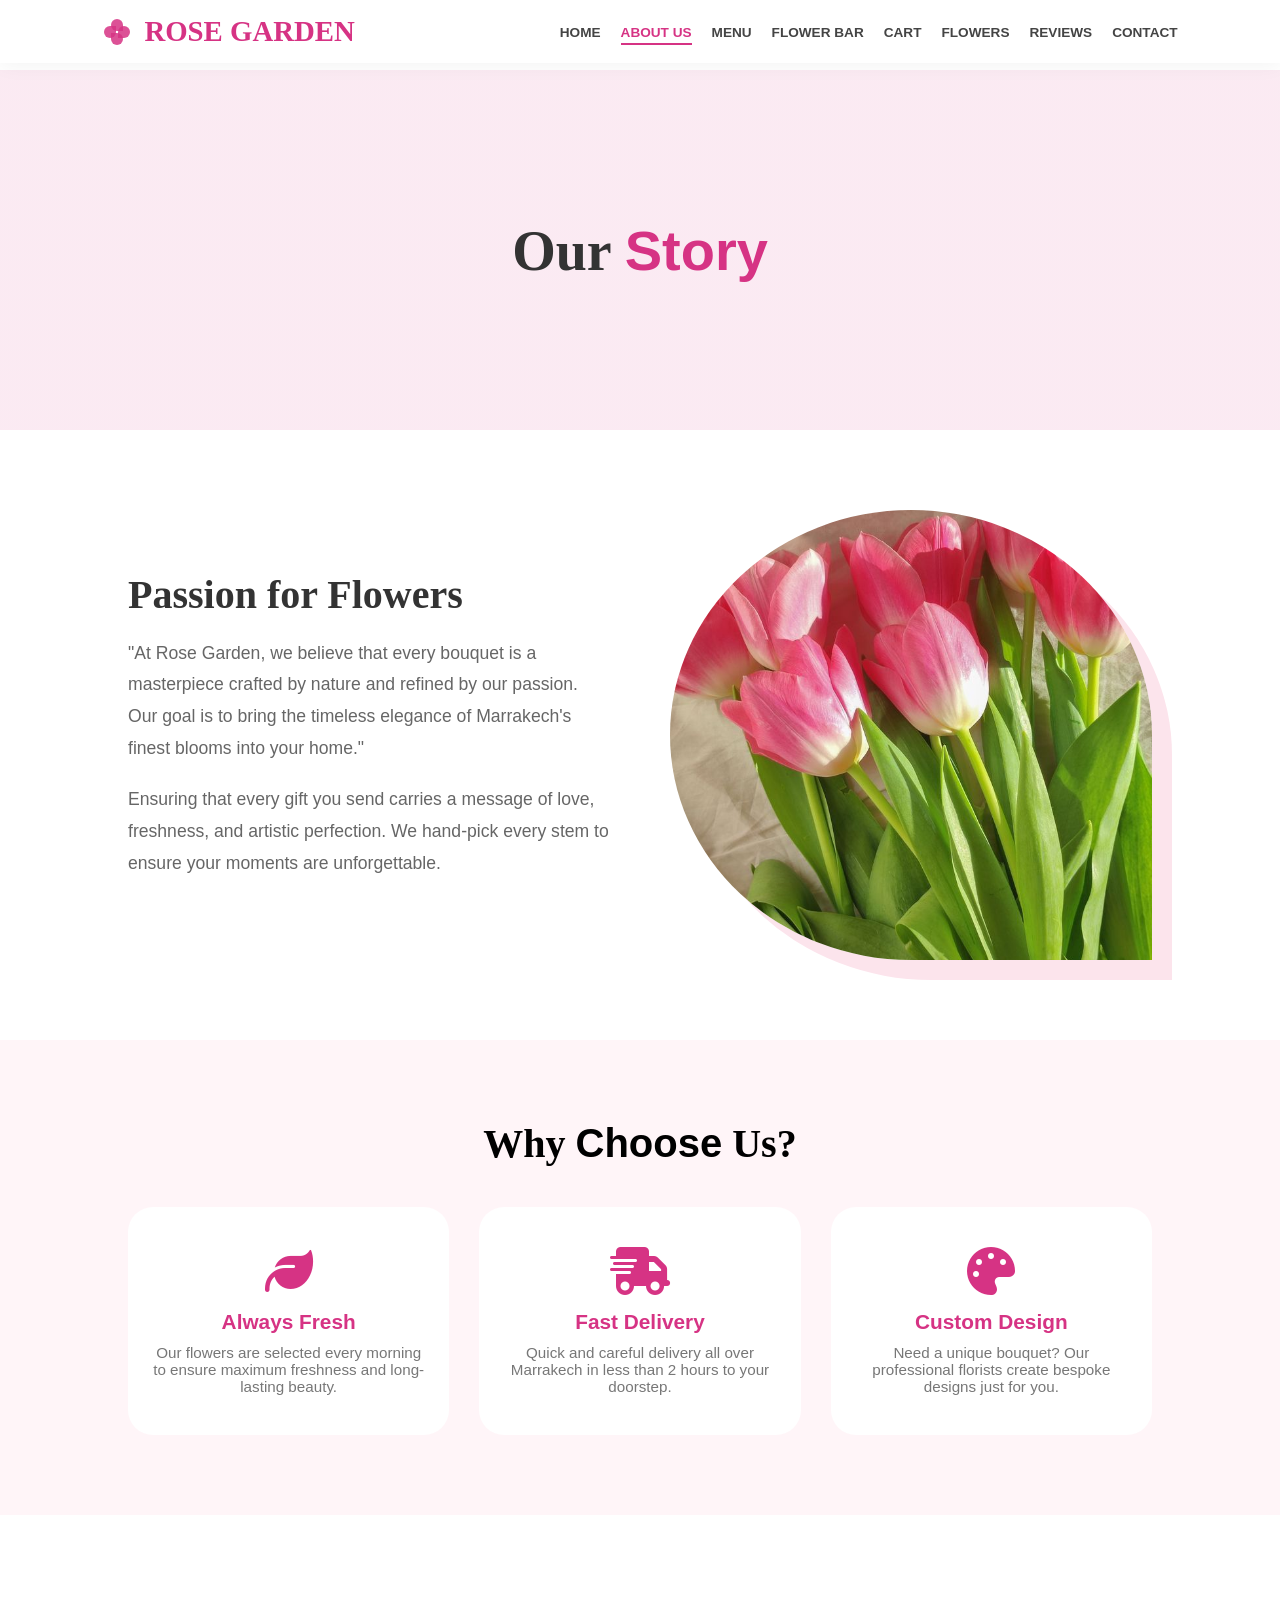
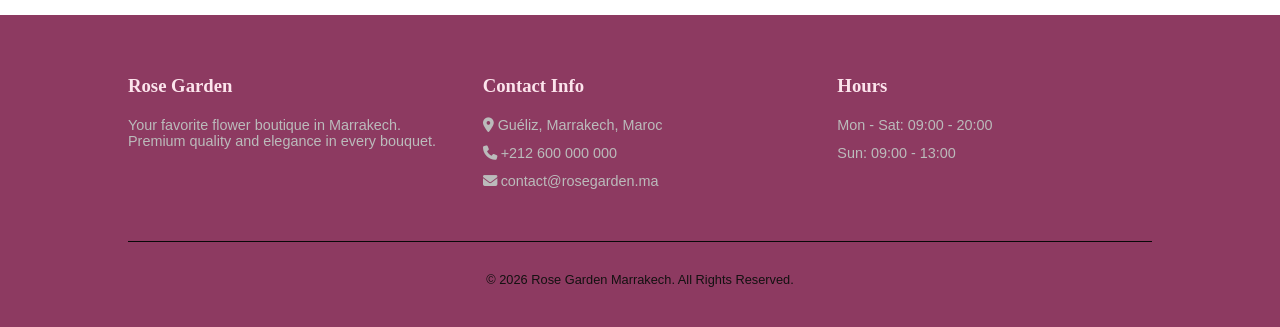
<file: pages/about.html>
<!DOCTYPE html>
<html lang="en">
<head>
    <meta charset="UTF-8">
    <meta name="viewport" content="width=device-width, initial-scale=1.0">
    <title>Rose Garden - About Us</title>
    <!-- Favicon: inline SVG rose emoji -->
    <link rel="icon" href="data:image/svg+xml,<svg xmlns='http://www.w3.org/2000/svg' viewBox='0 0 100 100'><text y='.9em' font-size='90'>🌹</text></svg>">
    <!-- Shared site-wide styles (navbar, footer, CSS variables) -->
    <link rel="stylesheet" href="../css/rose-style.css">
    <!-- Page-specific styles for the About page -->
    <link rel="stylesheet" href="../css/about.css">
</head>
<body>

    <!--  Navigation Bar  -->
    <nav class="navbar">
        <!-- Logo: CSS flower + brand name, links back to home -->
        <a href="../index.html" class="logo">
            <div class="flower-logo">
                <div class="petal"></div>
                <div class="petal"></div>
                <div class="petal"></div>
                <div class="petal"></div>
            </div>
            ROSE GARDEN
        </a>

        <!-- Main nav links; "About us" marked active on this page -->
        <ul class="nav-links" id="navLinks">
            <li><a href="../index.html">Home</a></li>
            <li><a href="about.html" class="active">About us</a></li>
            <li><a href="menu.html">Menu</a></li>
            <li><a href="flower_bar.html">Flower Bar</a></li>
            <li><a href="panier.html">Cart</a></li>
            <li><a href="flowers.html">Flowers</a></li>
            <li><a href="reviews.html">Reviews</a></li>
            <li><a href="contact.html">Contact</a></li>
        </ul>

        <!-- Hamburger button: three spans = three lines, toggled by JS -->
        <div class="burger" id="burger">
            <span></span><span></span><span></span>
        </div>
    </nav>

    <!--  Hero Banner  -->
    <!-- Full-width image banner with the page title -->
    <header class="about-hero">
        <h1>Our <span>Story</span></h1>
    </header>

    <!--  Main Content  -->
    <main>

        <!-- Brand story: text on the left, image on the right -->
        <section class="about-content">
            <div class="about-text">
                <h2>Passion for Flowers</h2>
                <p>"At Rose Garden, we believe that every bouquet is a masterpiece crafted by nature and refined by our passion. Our goal is to bring the timeless elegance of Marrakech's finest blooms into your home."</p>
                <p>Ensuring that every gift you send carries a message of love, freshness, and artistic perfection. We hand-pick every stem to ensure your moments are unforgettable.</p>
            </div>

            <!-- Decorative image with a unique clipped border-radius shape -->
            <div class="about-image">
                <div class="image-box">
                    <img src="../images/6.jpeg" alt="Flowers">
                </div>
            </div>
        </section>

        <!-- Value proposition: three cards explaining why customers choose us -->
        <section class="values">
            <h2>Why <span>Choose</span> Us?</h2>
            <div class="values-grid">

                <!-- Card 1: Freshness -->
                <div class="value-card">
                    <i class="fa-solid fa-leaf"></i>
                    <h3>Always Fresh</h3>
                    <p>Our flowers are selected every morning to ensure maximum freshness and long-lasting beauty.</p>
                </div>

                <!-- Card 2: Delivery speed -->
                <div class="value-card">
                    <i class="fa-solid fa-truck-fast"></i>
                    <h3>Fast Delivery</h3>
                    <p>Quick and careful delivery all over Marrakech in less than 2 hours to your doorstep.</p>
                </div>

                <!-- Card 3: Custom orders -->
                <div class="value-card">
                    <i class="fa-solid fa-palette"></i>
                    <h3>Custom Design</h3>
                    <p>Need a unique bouquet? Our professional florists create bespoke designs just for you.</p>
                </div>

            </div>
        </section>
    </main>

    <!--  Footer -->
    <footer>
        <div class="footer-container">
            <!-- Brand blurb -->
            <div class="footer-section">
                <h3>Rose Garden</h3>
                <p>Your favorite flower boutique in Marrakech. Premium quality and elegance in every bouquet.</p>
            </div>
            <!-- Contact details -->
            <div class="footer-section">
                <h3>Contact Info</h3>
                <p><i class="fa-solid fa-location-dot"></i> Guéliz, Marrakech, Maroc</p>
                <p><i class="fa-solid fa-phone"></i> +212 600 000 000</p>
                <p><i class="fa-solid fa-envelope"></i> contact@rosegarden.ma</p>
            </div>
            <!-- Opening hours -->
            <div class="footer-section">
                <h3>Hours</h3>
                <p>Mon - Sat: 09:00 - 20:00</p>
                <p>Sun: 09:00 - 13:00</p>
            </div>
        </div>
        <div class="footer-bottom">
            <p>&copy; 2026 Rose Garden Marrakech. All Rights Reserved.</p>
        </div>
    </footer>

    <script>
        // --- Mobile nav toggle ---
        const burger = document.getElementById('burger');
        const navLinks = document.getElementById('navLinks');

        // Show/hide the slide-in menu and animate the burger icon to an X
        burger.addEventListener('click', () => {
            navLinks.classList.toggle('active');
            burger.classList.toggle('active');
        });

        // Close the menu automatically when a nav link is clicked
        document.querySelectorAll('.nav-links a').forEach(link => {
            link.addEventListener('click', () => {
                navLinks.classList.remove('active');
                burger.classList.remove('active');
            });
        });
    </script>
</body>
</html>
</file>
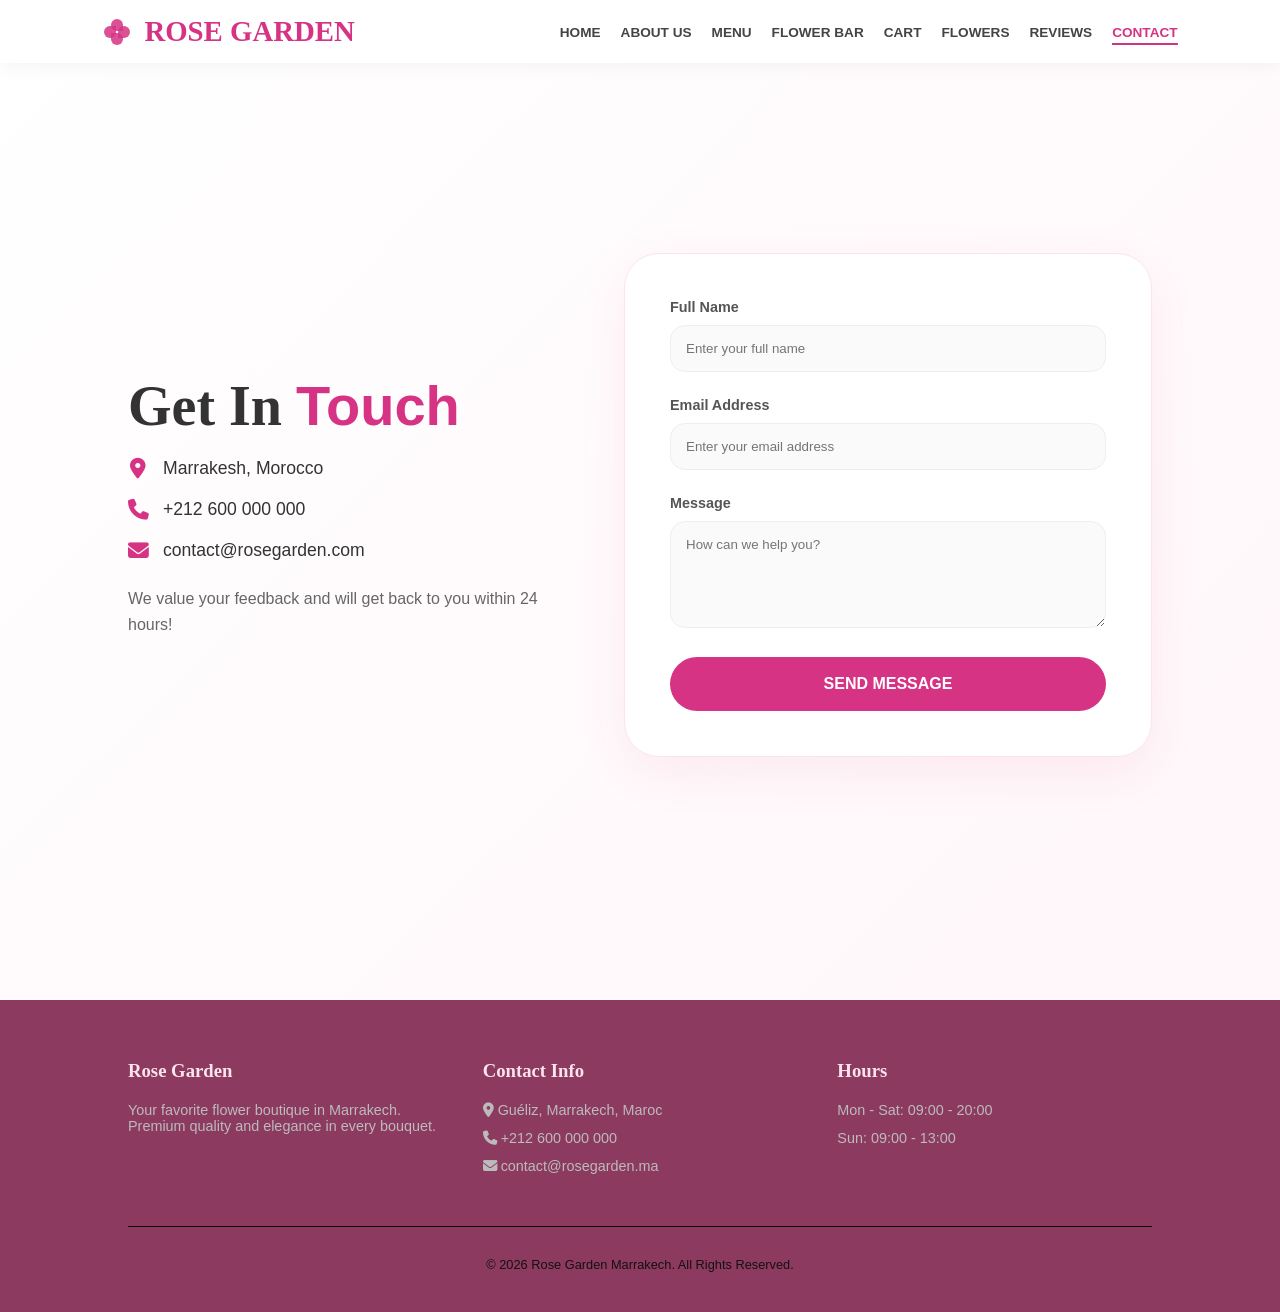
<file: pages/contact.html>
<!DOCTYPE html>
<html lang="en">
<head>
    <meta charset="UTF-8">
    <meta name="viewport" content="width=device-width, initial-scale=1.0">
    <title>Rose Garden - Contact Us</title>
    <!-- Favicon: inline SVG rose emoji -->
    <link rel="icon" href="data:image/svg+xml,<svg xmlns='http://www.w3.org/2000/svg' viewBox='0 0 100 100'><text y='.9em' font-size='90'>🌹</text></svg>">
    <!-- Shared site-wide styles (navbar, footer, CSS variables) -->
    <link rel="stylesheet" href="../css/rose-style.css">
    <!-- Page-specific contact-form styles -->
    <link rel="stylesheet" href="../css/contact.css">
</head>
<body>

    <!--  Navigation Bar  -->
    <nav class="navbar">
        <a href="../index.html" class="logo">
            <div class="flower-logo">
                <div class="petal"></div>
                <div class="petal"></div>
                <div class="petal"></div>
                <div class="petal"></div>
            </div>
            ROSE GARDEN
        </a>
        <!-- "Contact" is marked active on this page -->
        <ul class="nav-links" id="navLinks">
            <li><a href="../index.html">Home</a></li>
            <li><a href="about.html">About us</a></li>
            <li><a href="menu.html">Menu</a></li>
            <li><a href="flower_bar.html">Flower Bar</a></li>
            <li><a href="panier.html">Cart</a></li>
            <li><a href="flowers.html">Flowers</a></li>
            <li><a href="reviews.html">Reviews</a></li>
            <li><a href="contact.html" class="active">Contact</a></li>
        </ul>
        <div class="burger" id="burger">
            <span></span><span></span><span></span>
        </div>
    </nav>

    <!--  Main Layout: contact info (left) + contact form (right)  -->
    <main class="contact-container">

        <!-- Static contact details -->
        <div class="contact-info">
            <h1>Get In <span>Touch</span></h1>
            <div class="detail"><i class="fa-solid fa-location-dot"></i> Marrakesh, Morocco</div>
            <div class="detail"><i class="fa-solid fa-phone"></i> +212 600 000 000</div>
            <div class="detail"><i class="fa-solid fa-envelope"></i> contact@rosegarden.com</div>
            <p style="margin-top:25px; color:#666; line-height: 1.6;">We value your feedback and will get back to you within 24 hours!</p>
        </div>

        <!-- Contact form: submit triggers JS validation and shows the success modal -->
        <div class="contact-form">
            <form id="contactForm">
                <div class="form-group">
                    <label>Full Name</label>
                    <input type="text" id="name" placeholder="Enter your full name" required>
                </div>
                <div class="form-group">
                    <label>Email Address</label>
                    <input type="email" id="email" placeholder="Enter your email address" required>
                </div>
                <div class="form-group">
                    <label>Message</label>
                    <textarea id="message" rows="5" placeholder="How can we help you?" required></textarea>
                </div>
                <button type="submit" class="btn-send">Send Message</button>
            </form>
        </div>
    </main>

    <!-- Semi-transparent backdrop for the success modal -->
    <div class="overlay" id="overlay" onclick="closeSuccess()"></div>

    <!--  Success Modal  -->
    <!-- Shown after the form is submitted successfully -->
    <div class="success-card" id="successCard">
        <div style="font-size: 60px; margin-bottom: 10px; color: var(--deep-rose);"><i class="fa-solid fa-spa"></i></div>
        <h2 style="font-family: 'Playfair Display', serif; color: var(--deep-rose); margin-bottom: 10px;">Message Sent!</h2>
        <p style="color: #666; margin-bottom: 25px;">Thank you for reaching out. Your message was delivered successfully.</p>
        <button class="btn-send" onclick="closeSuccess()">Close</button>
    </div>

    <!--  Footer  -->
    <footer>
        <div class="footer-container">
            <div class="footer-section">
                <h3>Rose Garden</h3>
                <p>Your favorite flower boutique in Marrakech. Premium quality and elegance in every bouquet.</p>
            </div>
            <div class="footer-section">
                <h3>Contact Info</h3>
                <p><i class="fa-solid fa-location-dot"></i> Guéliz, Marrakech, Maroc</p>
                <p><i class="fa-solid fa-phone"></i> +212 600 000 000</p>
                <p><i class="fa-solid fa-envelope"></i> contact@rosegarden.ma</p>
            </div>
            <div class="footer-section">
                <h3>Hours</h3>
                <p>Mon - Sat: 09:00 - 20:00</p>
                <p>Sun: 09:00 - 13:00</p>
            </div>
        </div>
        <div class="footer-bottom">
            <p>&copy; 2026 Rose Garden Marrakech. All Rights Reserved.</p>
        </div>
    </footer>

    <!-- Shared site-wide scripts (mobile nav) -->
    <script src="../js/rose-script.js"></script>

    <script>
        // Intercept native form submission to show a custom success modal instead
        const form = document.getElementById('contactForm');
        form.addEventListener('submit', function(e) {
            e.preventDefault(); // prevent page reload
            document.getElementById('successCard').style.display = 'block';
            document.getElementById('overlay').style.display = 'block';
            form.reset(); // clear all fields after sending
        });

        // Close the success modal and its backdrop
        function closeSuccess() {
            document.getElementById('successCard').style.display = 'none';
            document.getElementById('overlay').style.display = 'none';
        }
    </script>
</body>
</html>
</file>
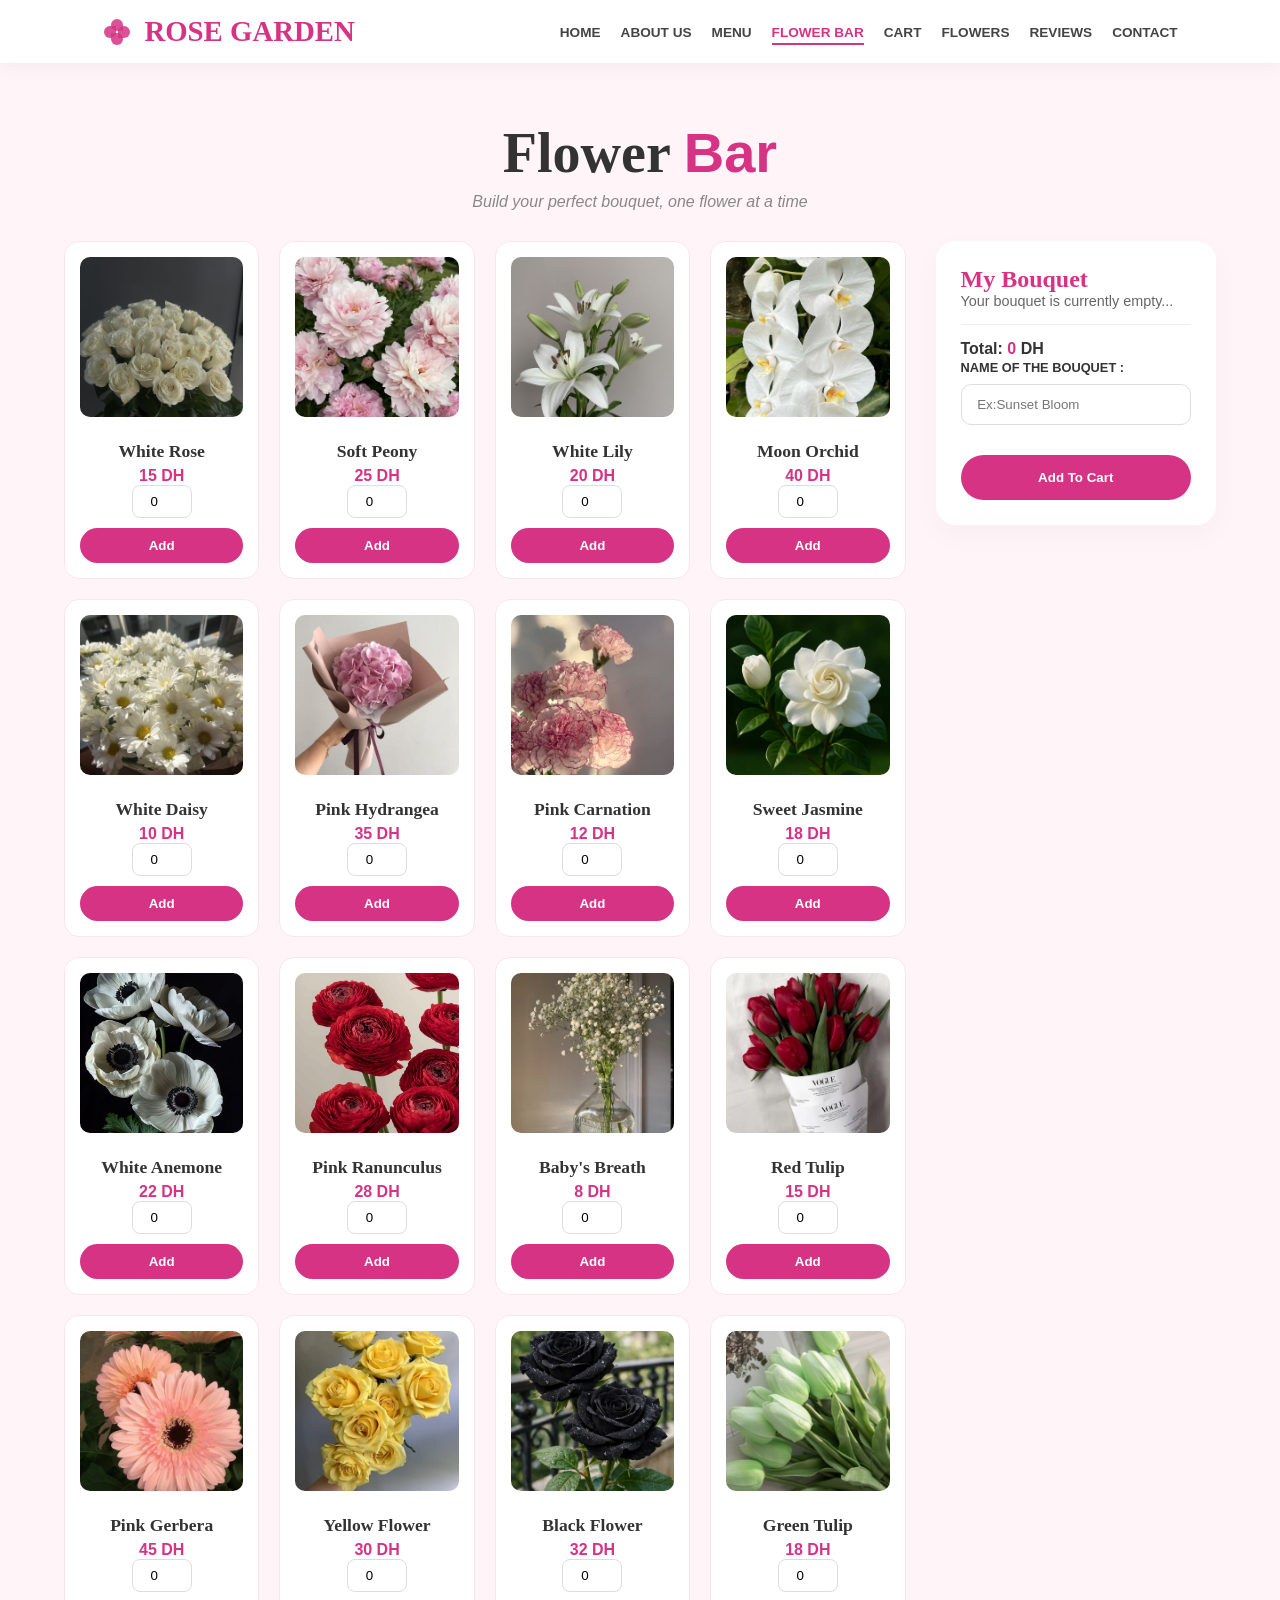
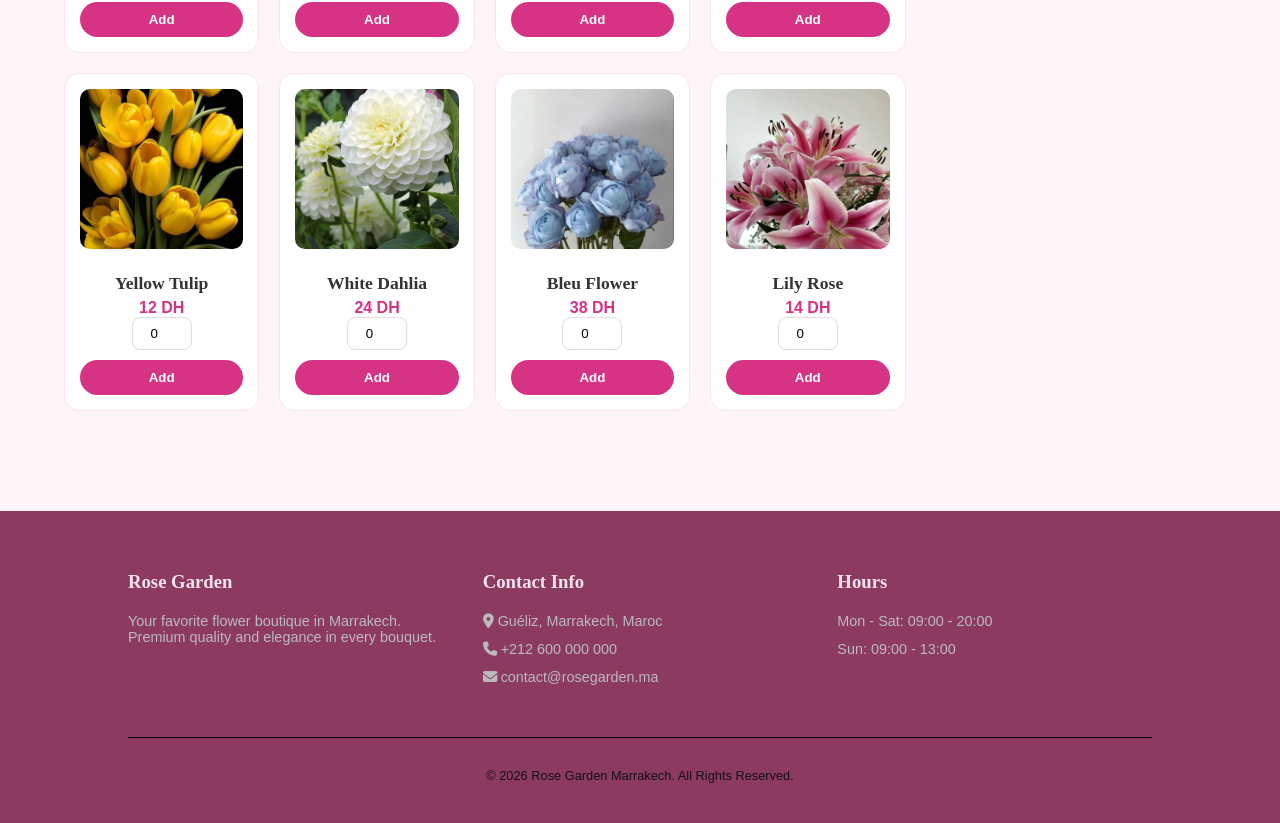
<file: pages/flower_bar.html>
<!DOCTYPE html>
<html lang="en">
<head>
    <meta charset="UTF-8">
    <meta name="viewport" content="width=device-width, initial-scale=1.0">
    <title>Rose Garden - Flower Bar</title>
    <!-- Favicon: inline SVG rose emoji -->
    <link rel="icon" href="data:image/svg+xml,<svg xmlns='http://www.w3.org/2000/svg' viewBox='0 0 100 100'><text y='.9em' font-size='90'>🌹</text></svg>">
    <!-- Shared site-wide styles -->
    <link rel="stylesheet" href="../css/rose-style.css">
    <!-- Page-specific styles for the Flower Bar layout -->
    <link rel="stylesheet" href="../css/flower_bar.css">
</head>
<body>

    <!--  Custom Alert Modal  -->
    <!-- Replaces browser alert(); shown for validation errors in the bouquet builder -->
    <div class="modal-overlay" id="customAlert">
        <div class="modal-card">
            <h3 id="modalTitle">Oups !</h3>
            <p id="modalMsg">Name your bouquet and add some flowers!</p>
            <button type="button" class="modal-btn" onclick="closeModal()">D'ACCORD</button>
        </div>
    </div>

    <!--  Navigation Bar  -->
    <nav class="navbar">
        <a href="../index.html" class="logo">
            <div class="flower-logo">
                <div class="petal"></div>
                <div class="petal"></div>
                <div class="petal"></div>
                <div class="petal"></div>
            </div>
            ROSE GARDEN
        </a>
        <!-- "Flower Bar" is marked active on this page -->
        <ul class="nav-links" id="navLinks">
            <li><a href="../index.html">Home</a></li>
            <li><a href="about.html">About us</a></li>
            <li><a href="menu.html">Menu</a></li>
            <li><a href="flower_bar.html" class="active">Flower Bar</a></li>
            <li><a href="panier.html">Cart</a></li>
            <li><a href="flowers.html">Flowers</a></li>
            <li><a href="reviews.html">Reviews</a></li>
            <li><a href="contact.html">Contact</a></li>
        </ul>
        <div class="burger" id="burger">
            <span></span>
            <span></span>
            <span></span>
        </div>
    </nav>

    <!--  Page Header  -->
    <div class="page-header">
        <h1>Flower <span>Bar</span></h1>
        <p>Build your perfect bouquet, one flower at a time</p>
    </div>

    <!--  Main Layout: flower grid (left) + bouquet sidebar (right)  -->
    <div class="main-container">
        <!-- Flower cards are injected here by renderFlowers() -->
        <div class="flower-grid" id="flowerGrid"></div>

        <!-- Sidebar: live preview of the current bouquet selection -->
        <div class="sidebar">
            <h2> My Bouquet</h2>
            <!-- Selection list updates whenever items are added via addToBouquet() -->
            <div id="selection-list" class="selection-info">Your bouquet is currently empty...</div>
            <hr class="sidebar-divider">
            <!-- Running total price -->
            <p><strong>Total: <span id="temp-total" class="total-amount">0</span> DH</strong></p>
            <!-- User-defined name for the bouquet (required before adding to cart) -->
            <label class="bouquet-label">Name of the bouquet :</label>
            <input type="text" id="bouquetName" placeholder=" Ex:Sunset Bloom" class="bouquet-name-input">
            <!-- Saves the bouquet to localStorage and redirects to the cart -->
            <button type="button" class="btn-order" onclick="finalizeBouquet()">Add To Cart</button>
        </div>
    </div>

    <!--  Footer  -->
    <footer>
        <div class="footer-container">
            <div class="footer-section">
                <h3>Rose Garden</h3>
                <p>Your favorite flower boutique in Marrakech. Premium quality and elegance in every bouquet.</p>
            </div>
            <div class="footer-section">
                <h3>Contact Info</h3>
                <p><i class="fa-solid fa-location-dot"></i> Guéliz, Marrakech, Maroc</p>
                <p><i class="fa-solid fa-phone"></i> +212 600 000 000</p>
                <p><i class="fa-solid fa-envelope"></i> contact@rosegarden.ma</p>
            </div>
            <div class="footer-section">
                <h3>Hours</h3>
                <p>Mon - Sat: 09:00 - 20:00</p>
                <p>Sun: 09:00 - 13:00</p>
            </div>
        </div>
        <div class="footer-bottom">
            <p>&copy; 2026 Rose Garden Marrakech. All Rights Reserved.</p>
        </div>
    </footer>

    <script>
        // --- Mobile nav toggle ---
        const burger = document.getElementById('burger');
        const navLinks = document.getElementById('navLinks');
        burger.addEventListener('click', () => {
            navLinks.classList.toggle('active');
            burger.classList.toggle('active');
        });
        document.querySelectorAll('.nav-links a').forEach(link => {
            link.addEventListener('click', () => { navLinks.classList.remove('active'); burger.classList.remove('active'); });
        });

        // --- Custom alert helpers ---
        function showAlert(msg) {
            document.getElementById('modalMsg').innerText = msg;
            document.getElementById('customAlert').style.display = 'flex';
        }
        function closeModal() {
            document.getElementById('customAlert').style.display = 'none';
        }

        // --- Flower catalogue ---
        // Each entry defines the display name, unit price, and image path
        const flowerData = [
            { name: "White Rose",      price: 15, img: "../images/23.jpeg" },
            { name: "Soft Peony",      price: 25, img: "../images/24.jpeg" },
            { name: "White Lily",      price: 20, img: "../images/43.jpeg" },
            { name: "Moon Orchid",     price: 40, img: "../images/40.jpeg" },
            { name: "White Daisy",     price: 10, img: "../images/25.jpeg" },
            { name: "Pink Hydrangea",  price: 35, img: "../images/28.jpeg" },
            { name: "Pink Carnation",  price: 12, img: "../images/39.jpeg" },
            { name: "Sweet Jasmine",   price: 18, img: "../images/27.jpeg" },
            { name: "White Anemone",   price: 22, img: "../images/37.jpeg" },
            { name: "Pink Ranunculus", price: 28, img: "../images/36.jpeg" },
            { name: "Baby's Breath",   price:  8, img: "../images/22.jpeg" },
            { name: "Red Tulip",       price: 15, img: "../images/41.jpeg" },
            { name: "Pink Gerbera",    price: 45, img: "../images/31.jpeg" },
            { name: "Yellow Flower",   price: 30, img: "../images/33.jpeg" },
            { name: "Black Flower",    price: 32, img: "../images/38.jpeg" },
            { name: "Green Tulip",     price: 18, img: "../images/32.jpeg" },
            { name: "Yellow Tulip",    price: 12, img: "../images/34.jpeg" },
            { name: "White Dahlia",    price: 24, img: "../images/42.jpeg" },
            { name: "Bleu Flower",     price: 38, img: "../images/29.jpeg" },
            { name: "Lily Rose",       price: 14, img: "../images/30.jpeg" }
        ];

        // Tracks which flowers/quantities the user has added to their bouquet
        let currentSelection = [];

        // Render one card per flower into the grid
        function renderFlowers() {
            const grid = document.getElementById('flowerGrid');
            grid.innerHTML = "";
            flowerData.forEach((flower, index) => {
                grid.innerHTML += `
                    <div class="flower-card">
                        <img src="${flower.img}">
                        <h4>${flower.name}</h4>
                        <p style="color:var(--deep-rose); font-weight:600;">${flower.price} DH</p>
                        <!-- qty-input lets the user choose how many stems to add -->
                        <input type="number" class="qty-input" id="qty-${index}" min="0" value="0">
                        <button class="btn-add-item" onclick="addToBouquet(${index})">Add</button>
                    </div>
                `;
            });
        }

        // Add the selected quantity of a flower to the bouquet selection array
        function addToBouquet(index) {
            const qtyInput = document.getElementById(`qty-${index}`);
            const qty = parseInt(qtyInput.value);
            if (qty <= 0) {
                showAlert("Please choose a quantity!");
                return;
            }
            const flower = flowerData[index];
            // Store the total price for this flower line (unit price × qty)
            currentSelection.push({ name: flower.name, qty: qty, price: flower.price * qty });
            qtyInput.value = 0; // reset the input after adding
            updateSidebar();
        }

        // Rebuild the sidebar list and recalculate the running total
        function updateSidebar() {
            const list         = document.getElementById('selection-list');
            const totalDisplay = document.getElementById('temp-total');
            let total = 0;

            if (currentSelection.length === 0) {
                list.innerHTML = "Your bouquet is currently empty...";
                totalDisplay.innerText = "0";
                return;
            }

            list.innerHTML = currentSelection.map(f => {
                total += f.price;
                return `<div style="margin-bottom:5px;">• ${f.qty}x ${f.name}</div>`;
            }).join('');
            totalDisplay.innerText = total;
        }

        // Save the custom bouquet as a single cart item and go to the cart
        function finalizeBouquet() {
            const nameInput = document.getElementById('bouquetName').value.trim();
            if (!nameInput || currentSelection.length === 0) {
                showAlert("Name your bouquet and add some flowers!");
                return;
            }
            // Sum all flower line prices to get the bouquet's total price
            const totalPrice  = currentSelection.reduce((sum, f) => sum + f.price, 0);
            const itemToSave  = { title: nameInput, price: totalPrice, quantity: 1 };
            let cart = JSON.parse(localStorage.getItem('roseGardenCart')) || [];
            cart.push(itemToSave);
            localStorage.setItem('roseGardenCart', JSON.stringify(cart));
            window.location.href = 'panier.html'; // redirect to the cart page
        }

        // Kick off by rendering all flower cards on page load
        renderFlowers();
    </script>
</body>
</html>
</file>
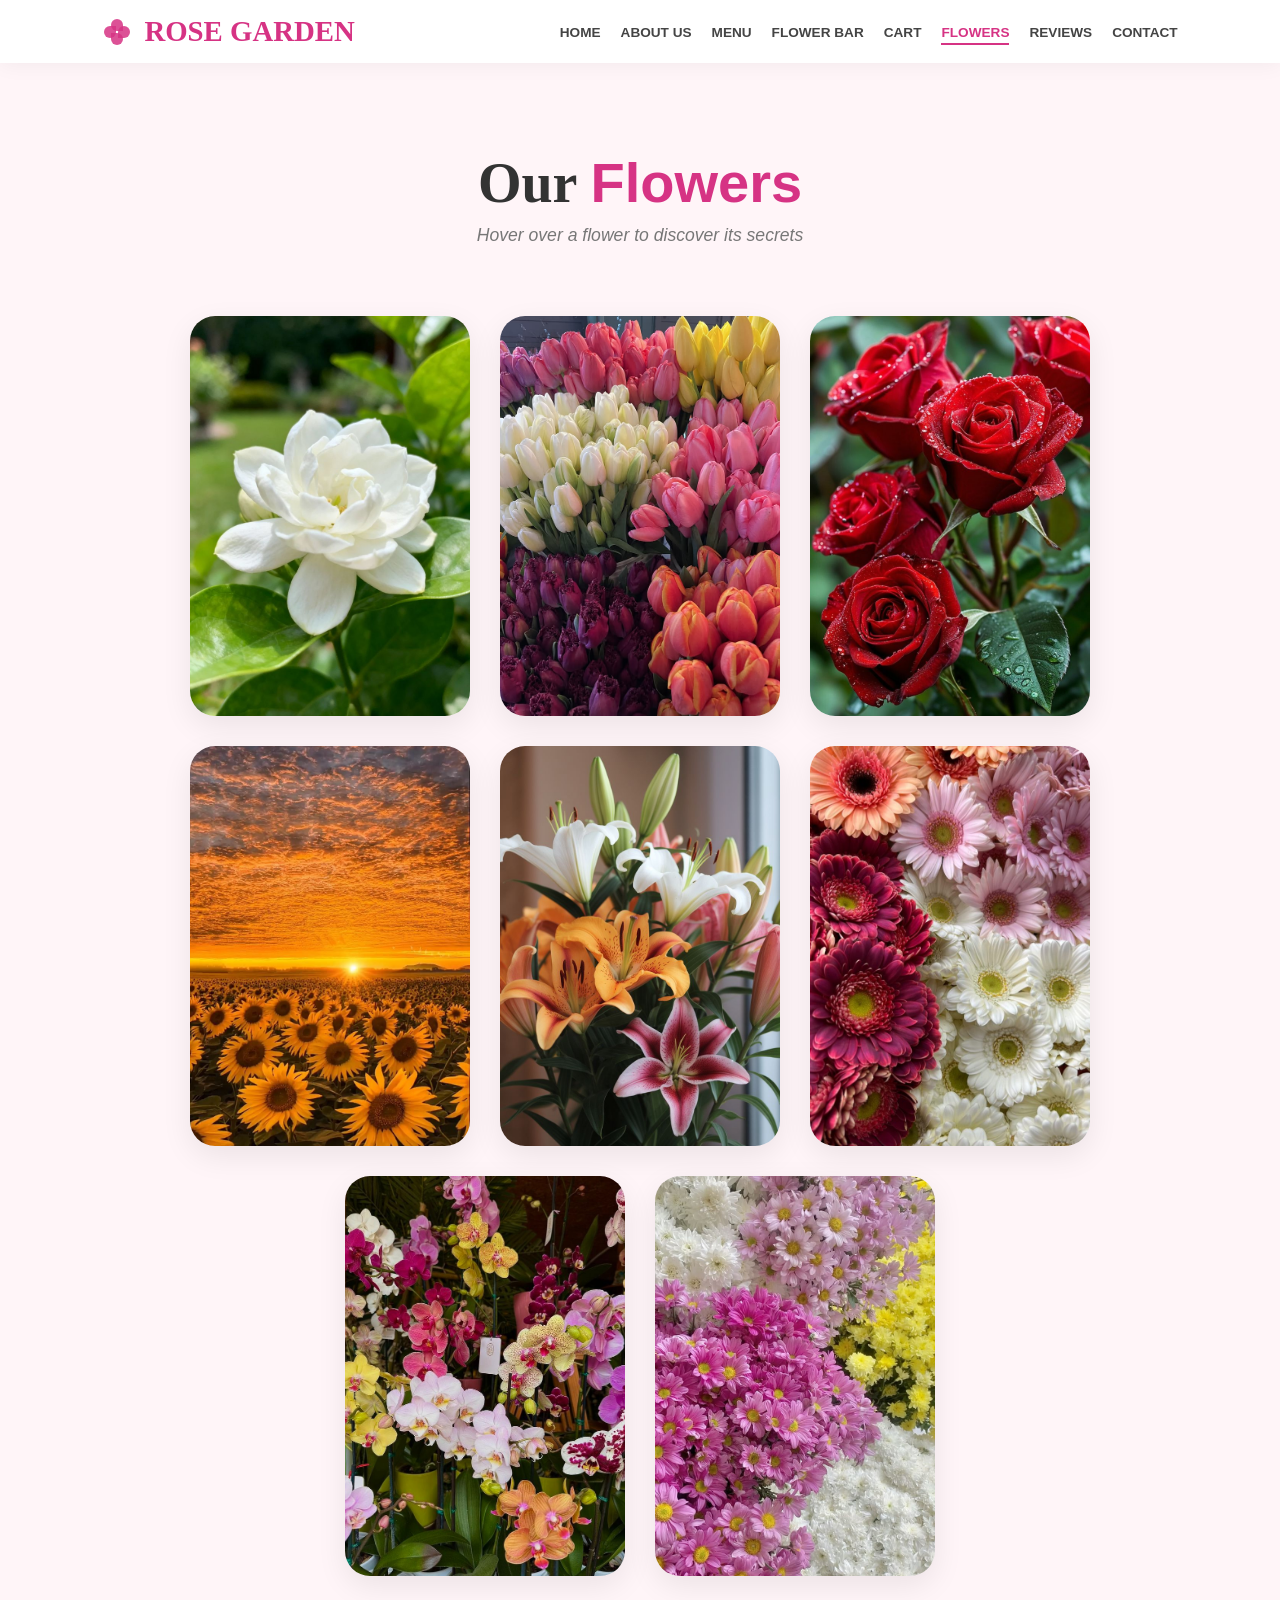
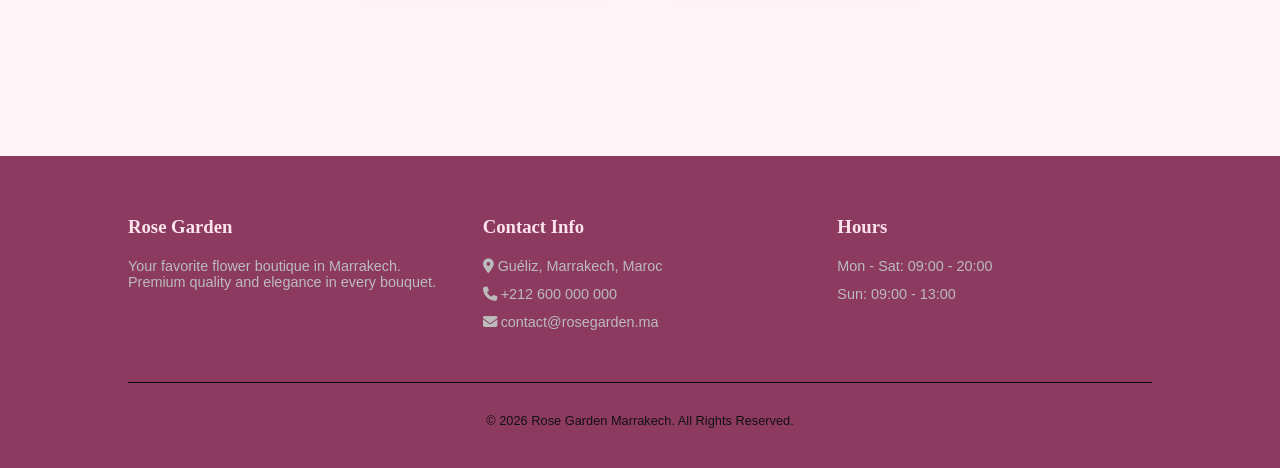
<file: pages/flowers.html>
<!DOCTYPE html>
<html lang="en">
<head>
    <meta charset="UTF-8">
    <meta name="viewport" content="width=device-width, initial-scale=1.0">
    <title>Rose Garden - Our Flowers</title>
    <!-- Favicon: inline SVG rose emoji -->
    <link rel="icon" href="data:image/svg+xml,<svg xmlns='http://www.w3.org/2000/svg' viewBox='0 0 100 100'><text y='.9em' font-size='90'>🌹</text></svg>">
    <!-- Shared site-wide styles -->
    <link rel="stylesheet" href="../css/rose-style.css">
    <!-- Page-specific flip-card styles -->
    <link rel="stylesheet" href="../css/flowers.css">
</head>
<body>

    <!--  Navigation Bar  -->
    <nav class="navbar">
        <a href="../index.html" class="logo">
            <div class="flower-logo">
                <div class="petal"></div><div class="petal"></div><div class="petal"></div><div class="petal"></div>
            </div>
            ROSE GARDEN
        </a>
        <!-- "Flowers" is marked active on this page -->
        <ul class="nav-links" id="navLinks">
            <li><a href="../index.html">Home</a></li>
            <li><a href="about.html">About us</a></li>
            <li><a href="menu.html">Menu</a></li>
            <li><a href="flower_bar.html">Flower Bar</a></li>
            <li><a href="panier.html">Cart</a></li>
            <li><a href="flowers.html" class="active">Flowers</a></li>
            <li><a href="reviews.html">Reviews</a></li>
            <li><a href="contact.html">Contact</a></li>
        </ul>
        <div class="burger" id="burger"><span></span><span></span><span></span></div>
    </nav>

    <!--  Page Header  -->
    <div class="page-intro">
        <h1>Our <span>Flowers</span></h1>
        <p class="subtitle">Hover over a flower to discover its secrets</p>
    </div>

    <!--  Flip-Card Gallery  -->
    <!-- Each card shows an image on the front and descriptive text on the back.
         On desktop: hover triggers the flip. On touch devices: tap toggles the .flipped class via JS. -->
    <div class="container">

        <!-- Jasmin -->
        <div class="flip-card">
            <div class="flip-card-inner">
                <div class="flip-card-front"><img src="../images/48.jpeg" alt="Jasmin"></div>
                <div class="flip-card-back">
                    <h2>Jasmin</h2>
                    <p>One of the most precious flowers in luxury perfumery. Its sweet fragrance is released particularly at night.</p>
                </div>
            </div>
        </div>

        <!-- Tulip -->
        <div class="flip-card">
            <div class="flip-card-inner">
                <div class="flip-card-front"><img src="../images/44.jpeg" alt="Tulip"></div>
                <div class="flip-card-back">
                    <h2>Tulip</h2>
                    <p>The Tulip is the ultimate symbol of spring. Originally from the steppes of Central Asia, it embodies elegance and the perfect declaration of love. It blooms between March and May and exists in almost every imaginable color. The Netherlands is the world's largest producer, with entire fields transforming into breathtaking colorful landscapes.</p>
                </div>
            </div>
        </div>

        <!-- Rose -->
        <div class="flip-card">
            <div class="flip-card-inner">
                <div class="flip-card-front"><img src="../images/47.jpeg" alt="Orchid"></div>
                <div class="flip-card-back">
                    <h2>Rose</h2>
                    <p>The Rose is considered the queen of all flowers. It universally symbolizes love, passion and beauty. With more than 300 species and thousands of varieties, it blooms throughout the year and fills gardens with its enchanting fragrance. It thrives in full sunlight and can reach up to 3 meters in height depending on the variety.</p>
                </div>
            </div>
        </div>

        <!-- Sunflower -->
        <div class="flip-card">
            <div class="flip-card-inner">
                <div class="flip-card-front"><img src="../images/49.jpeg" alt="Orchid"></div>
                <div class="flip-card-back">
                    <h2>sunflowe</h2>
                    <p>The Sunflower is a joyful and radiant flower that literally follows the sun in its daily course, a fascinating phenomenon known as heliotropism. Native to North America, it symbolizes adoration, vitality and happiness. It blooms in the height of summer and can exceed 3 meters in height, forming luminous natural walls under the bright sun.</p>
                </div>
            </div>
        </div>

        <!-- Lily -->
        <div class="flip-card">
            <div class="flip-card-inner">
                <div class="flip-card-front"><img src="../images/50.jpeg" alt="Orchid"></div>
                <div class="flip-card-back">
                    <h2>Lily</h2>
                    <p>The Lily is the flower of purity and nobility. Historically linked to French royalty and the Virgin Mary, it captivates with its powerful yet delicate fragrance, highly prized in luxury perfumery. It blooms in summer and can reach 1.5 meters in height, offering a majestic presence in any sunny garden.</p>
                </div>
            </div>
        </div>

        <!-- Gerbera -->
        <div class="flip-card">
            <div class="flip-card-inner">
                <div class="flip-card-front"><img src="../images/45.jpeg" alt="Orchid"></div>
                <div class="flip-card-back">
                    <h2>Gerber</h2>
                    <p>The Gerbera is a cheerful and vibrant flower, famous for its large, bold blooms and wide variety of colors. Often used to express innocence and cheerfulness, it is the perfect flower to brighten any room. It is highly valued for its ability to last a long time after being cut, making it a favorite for bouquets. Gerberas thrive in the sun and represent pure happiness and positivity</p>
                </div>
            </div>
        </div>

        <!-- Orchid -->
        <div class="flip-card">
            <div class="flip-card-inner">
                <div class="flip-card-front"><img src="../images/51.jpeg" alt="Orchid"></div>
                <div class="flip-card-back">
                    <h2>Orchid</h2>
                    <p>The Orchid is the most diverse flower in the plant kingdom, with more than 28,000 recorded species found all around the world. It symbolizes luxury, rare beauty and refined love. Present on every continent, it adapts to a wide variety of environments and blooms throughout the year, preferring soft and indirect light.</p>
                </div>
            </div>
        </div>

        <!-- Daisy -->
        <div class="flip-card">
            <div class="flip-card-inner">
                <div class="flip-card-front"><img src="../images/46.jpeg" alt="Rose"></div>
                <div class="flip-card-back">
                    <h2>Diasy</h2>
                    <p>The Daisy is the flower of innocence and simplicity. Famous for the popular game "he loves me, he loves me not", it grows naturally in meadows and wild gardens. It blooms from spring through the heart of summer and easily withstands outdoor conditions, bringing a fresh and spontaneous touch to any green space.</p>
                </div>
            </div>
        </div>

    </div>

    <!--  Footer  -->
    <footer>
        <div class="footer-container">
            <div class="footer-section">
                <h3>Rose Garden</h3>
                <p>Your favorite flower boutique in Marrakech. Premium quality and elegance in every bouquet.</p>
            </div>
            <div class="footer-section">
                <h3>Contact Info</h3>
                <p><i class="fa-solid fa-location-dot"></i> Guéliz, Marrakech, Maroc</p>
                <p><i class="fa-solid fa-phone"></i> +212 600 000 000</p>
                <p><i class="fa-solid fa-envelope"></i> contact@rosegarden.ma</p>
            </div>
            <div class="footer-section">
                <h3>Hours</h3>
                <p>Mon - Sat: 09:00 - 20:00</p>
                <p>Sun: 09:00 - 13:00</p>
            </div>
        </div>
        <div class="footer-bottom">
            <p>&copy; 2026 Rose Garden Marrakech. All Rights Reserved.</p>
        </div>
    </footer>

    <script>
        // --- Mobile nav toggle ---
        const burger = document.getElementById('burger');
        const navLinks = document.getElementById('navLinks');
        burger.addEventListener('click', () => { navLinks.classList.toggle('active'); burger.classList.toggle('active'); });
        document.querySelectorAll('.nav-links a').forEach(link => {
            link.addEventListener('click', () => { navLinks.classList.remove('active'); burger.classList.remove('active'); });
        });

        // Tap-to-flip for touch devices (hover doesn't work reliably on mobile)
        document.querySelectorAll('.flip-card').forEach(card => {
            card.addEventListener('click', () => card.classList.toggle('flipped'));
        });
    </script>
</body>
</html>
</file>
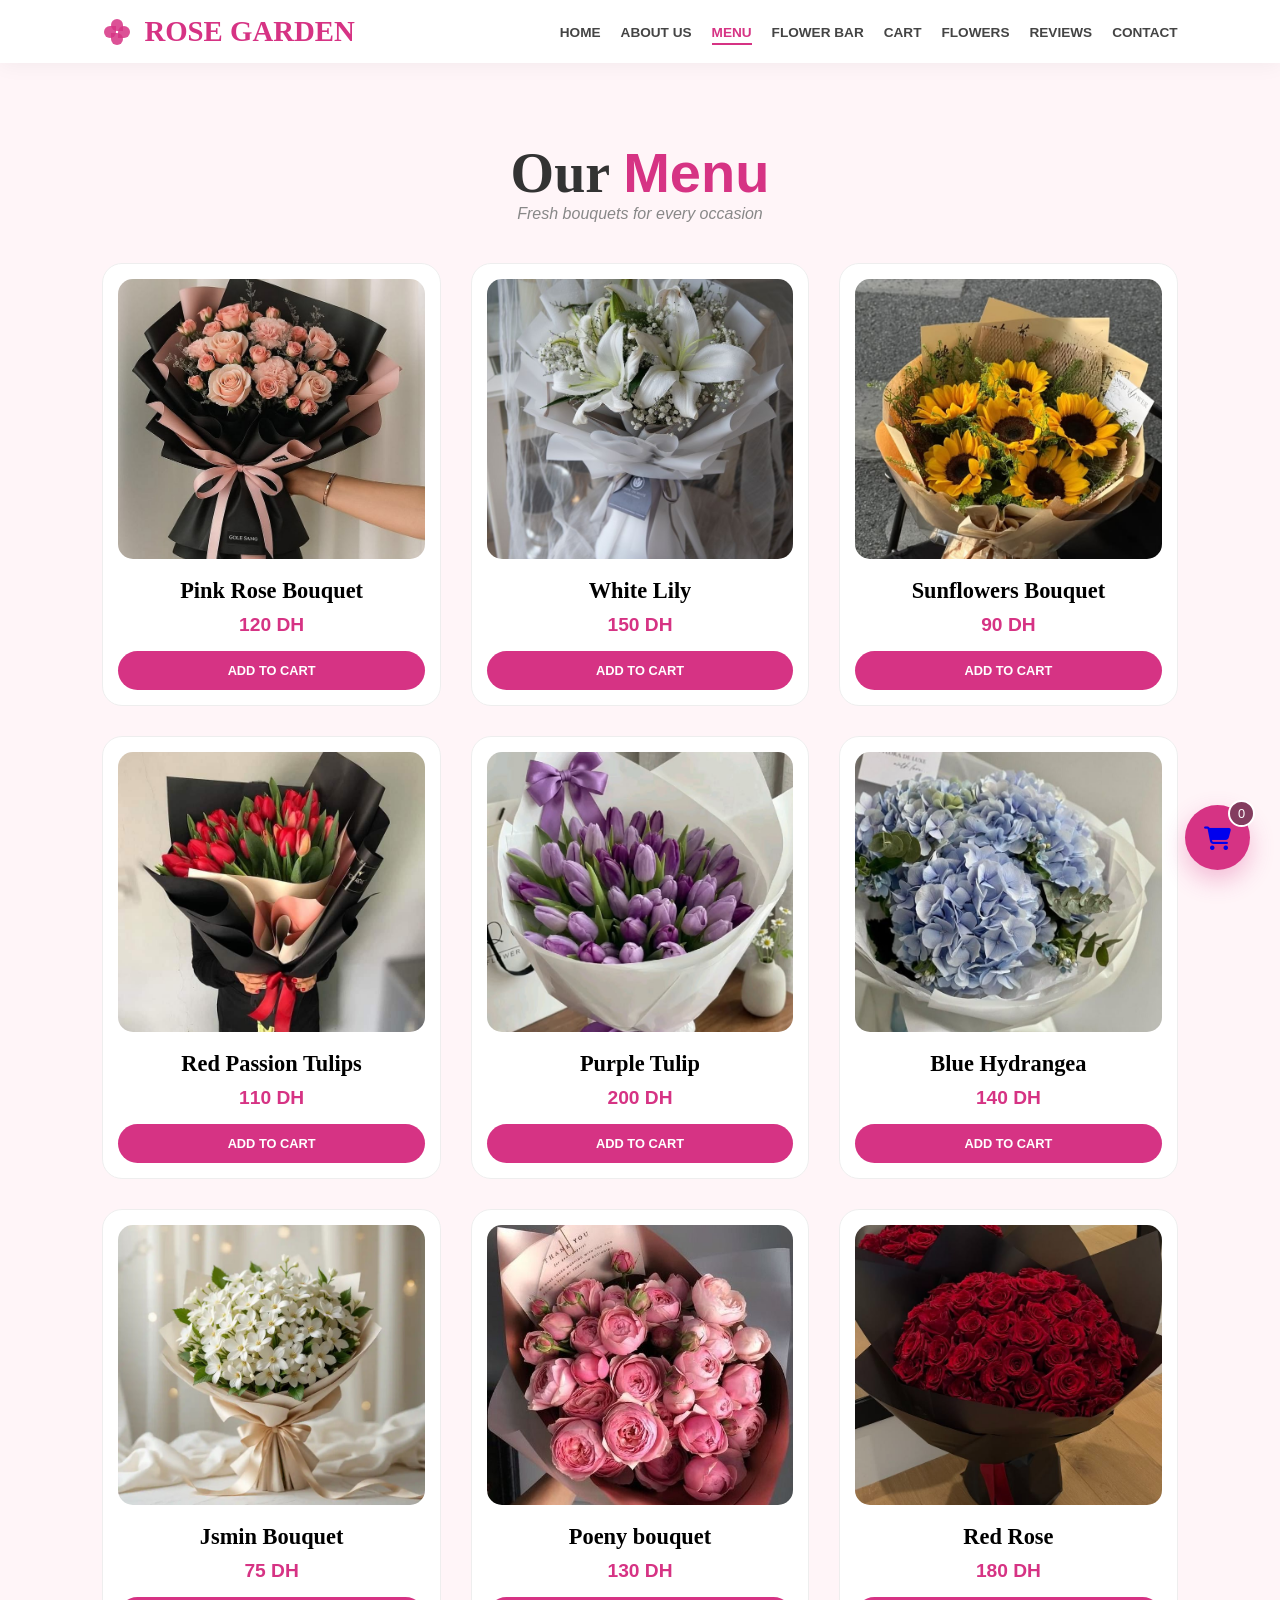
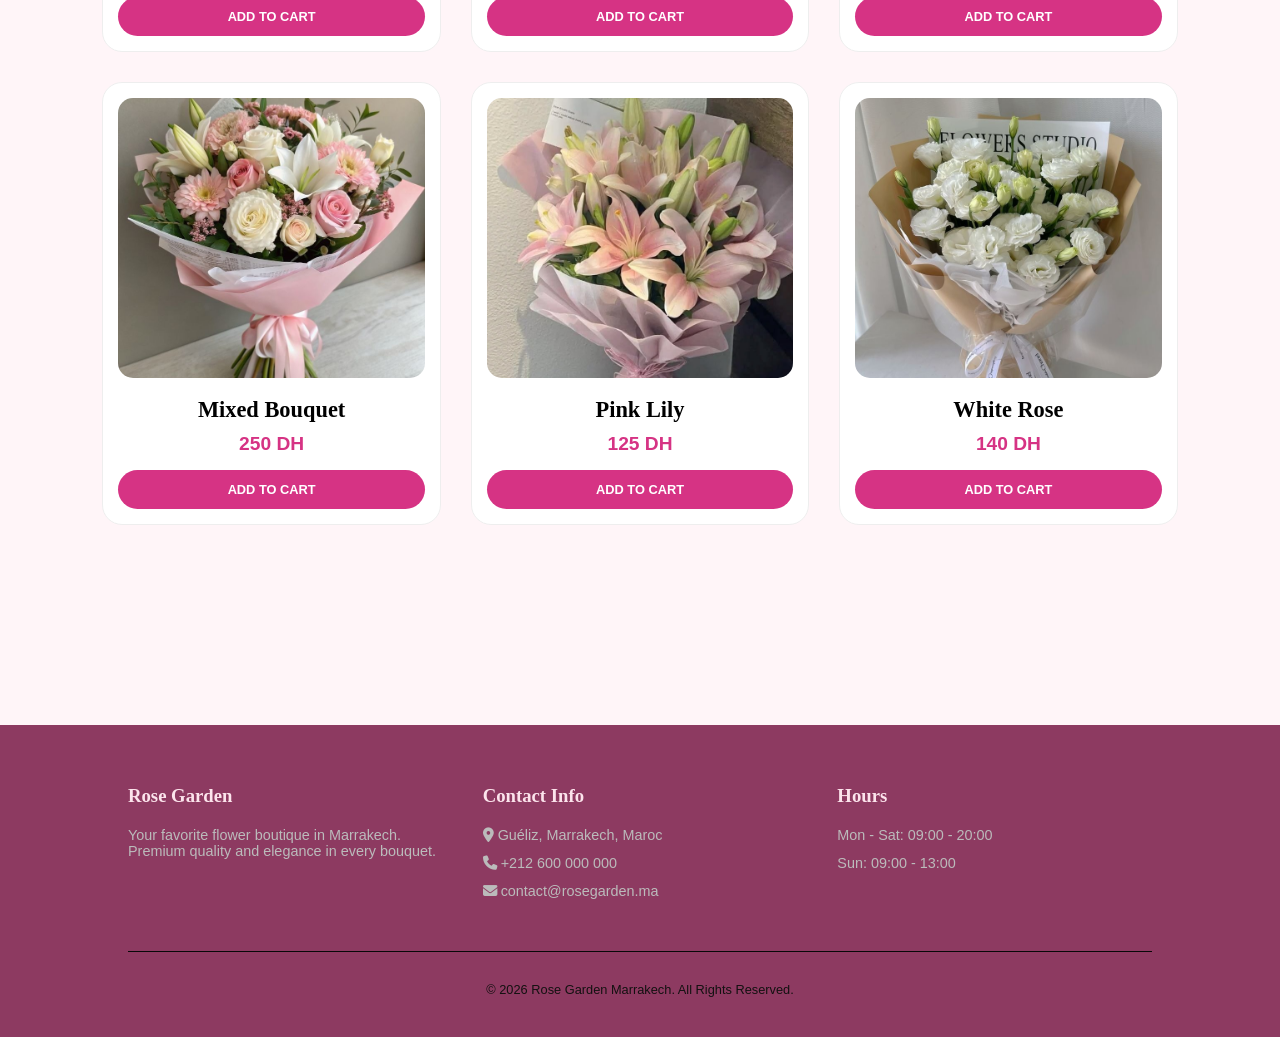
<file: pages/menu.html>
<!DOCTYPE html>
<html lang="en">
<head>
    <meta charset="UTF-8">
    <meta name="viewport" content="width=device-width, initial-scale=1.0">
    <title>Rose Garden - Menu</title>
    <!-- Favicon: inline SVG rose emoji -->
    <link rel="icon" href="data:image/svg+xml,<svg xmlns='http://www.w3.org/2000/svg' viewBox='0 0 100 100'><text y='.9em' font-size='90'>🌹</text></svg>">
    <!-- Shared site-wide styles -->
    <link rel="stylesheet" href="../css/rose-style.css">
    <!-- Page-specific product grid and cart badge styles -->
    <link rel="stylesheet" href="../css/menu.css">
</head>
<body>

    <!--  Navigation Bar  -->
    <nav class="navbar">
        <a href="../index.html" class="logo">
            <div class="flower-logo">
                <div class="petal"></div>
                <div class="petal"></div>
                <div class="petal"></div>
                <div class="petal"></div>
            </div>
            ROSE GARDEN
        </a>
        <!-- "Menu" is marked active on this page -->
        <ul class="nav-links" id="navLinks">
            <li><a href="../index.html">Home</a></li>
            <li><a href="about.html">About us</a></li>
            <li><a href="menu.html" class="active">Menu</a></li>
            <li><a href="flower_bar.html">Flower Bar</a></li>
            <li><a href="panier.html">Cart</a></li>
            <li><a href="flowers.html">Flowers</a></li>
            <li><a href="reviews.html">Reviews</a></li>
            <li><a href="contact.html">Contact</a></li>
        </ul>
        <div class="burger" id="burger">
            <span></span><span></span><span></span>
        </div>
    </nav>

    <!-- Floating cart button: fixed bottom-right, badge shows total item count -->
    <a href="panier.html" class="floating-cart" aria-label="View cart">
        <i class="fa-solid fa-cart-shopping"></i>
        <span id="cart-count">0</span>
    </a>

    <!--  Page Header  -->
    <div class="page-header">
        <h1>Our <span>Menu</span></h1>
        <p>Fresh bouquets for every occasion</p>
    </div>

    <!--  Product Grid  -->
    <!-- Each .product-card reads its title and price via JS to build the cart entry -->
    <section class="products-grid">

        <div class="product-card">
            <img src="../images/15.jpeg" alt="Pink Rose Bouquet">
            <h3>Pink Rose Bouquet</h3>
            <span class="price">120 DH</span>
            <button type="button" class="btn-add">Add to Cart</button>
        </div>

        <div class="product-card">
            <img src="../images/10.jpeg" alt="White Lily Luxe">
            <h3>White Lily </h3>
            <span class="price">150 DH</span>
            <button type="button" class="btn-add">Add to Cart</button>
        </div>

        <div class="product-card">
            <img src="../images/21.jpeg" alt="Sunflowers Glow">
            <h3>Sunflowers Bouquet</h3>
            <span class="price">90 DH</span>
            <button type="button" class="btn-add">Add to Cart</button>
        </div>

        <div class="product-card">
            <img src="../images/20.jpeg" alt="Red Passion Tulips">
            <h3>Red Passion Tulips</h3>
            <span class="price">110 DH</span>
            <button type="button" class="btn-add">Add to Cart</button>
        </div>

        <div class="product-card">
            <img src="../images/16.jpeg" alt="Purple Orchid Jar">
            <h3>Purple Tulip </h3>
            <span class="price">200 DH</span>
            <button type="button" class="btn-add">Add to Cart</button>
        </div>

        <div class="product-card">
            <img src="../images/12.jpeg" alt="Blue Hydrangea">
            <h3>Blue Hydrangea</h3>
            <span class="price">140 DH</span>
            <button type="button" class="btn-add">Add to Cart</button>
        </div>

        <div class="product-card">
            <img src="../images/13.jpeg" alt="Daisy Fresh Pack">
            <h3>Jsmin Bouquet</h3>
            <span class="price">75 DH</span>
            <button type="button" class="btn-add">Add to Cart</button>
        </div>

        <div class="product-card">
            <img src="../images/18.jpeg" alt="Lavender Dream">
            <h3>Poeny bouquet</h3>
            <span class="price">130 DH</span>
            <button type="button" class="btn-add">Add to Cart</button>
        </div>

        <div class="product-card">
            <img src="../images/19.jpeg" alt="Peony Romance">
            <h3> Red Rose </h3>
            <span class="price">180 DH</span>
            <button type="button" class="btn-add">Add to Cart</button>
        </div>

        <div class="product-card">
            <img src="../images/17.jpeg" alt="Mixed Garden Box">
            <h3>Mixed Bouquet</h3>
            <span class="price">250 DH</span>
            <button type="button" class="btn-add">Add to Cart</button>
        </div>

        <div class="product-card">
            <img src="../images/14.jpeg" alt="Yellow Rose Bliss">
            <h3>Pink Lily</h3>
            <span class="price">125 DH</span>
            <button type="button" class="btn-add">Add to Cart</button>
        </div>

        <div class="product-card">
            <img src="../images/11.jpeg" alt="White Rose Classic">
            <h3>White Rose </h3>
            <span class="price">140 DH</span>
            <button type="button" class="btn-add">Add to Cart</button>
        </div>

    </section>

    <!--  Footer  -->
    <footer>
        <div class="footer-container">
            <div class="footer-section">
                <h3>Rose Garden</h3>
                <p>Your favorite flower boutique in Marrakech. Premium quality and elegance in every bouquet.</p>
            </div>
            <div class="footer-section">
                <h3>Contact Info</h3>
                <p><i class="fa-solid fa-location-dot"></i> Guéliz, Marrakech, Maroc</p>
                <p><i class="fa-solid fa-phone"></i> +212 600 000 000</p>
                <p><i class="fa-solid fa-envelope"></i> contact@rosegarden.ma</p>
            </div>
            <div class="footer-section">
                <h3>Hours</h3>
                <p>Mon - Sat: 09:00 - 20:00</p>
                <p>Sun: 09:00 - 13:00</p>
            </div>
        </div>
        <div class="footer-bottom">
            <p>&copy; 2026 Rose Garden Marrakech. All Rights Reserved.</p>
        </div>
    </footer>

    <script>
        // --- Mobile nav toggle ---
        const burger = document.getElementById('burger');
        const navLinks = document.getElementById('navLinks');
        burger.addEventListener('click', () => { navLinks.classList.toggle('active'); burger.classList.toggle('active'); });
        document.querySelectorAll('.nav-links a').forEach(link => {
            link.addEventListener('click', () => { navLinks.classList.remove('active'); burger.classList.remove('active'); });
        });

        // Update the floating cart badge with the total number of items
        function updateCounter() {
            let cart  = JSON.parse(localStorage.getItem('roseGardenCart')) || [];
            let total = cart.reduce((sum, item) => sum + item.quantity, 0);
            document.getElementById('cart-count').innerText = total;
        }

        // Wire up each "Add to Cart" button to read the card's title and price
        document.querySelectorAll('.product-card').forEach(card => {
            const btn   = card.querySelector('.btn-add');
            const title = card.querySelector('h3').innerText;
            // Parse the integer price from the text, e.g. "120 DH" → 120
            const price = parseInt(card.querySelector('.price').innerText);

            btn.addEventListener('click', (e) => {
                let cart = JSON.parse(localStorage.getItem('roseGardenCart')) || [];
                let idx  = cart.findIndex(i => i.title === title);
                // If already in the cart, increase quantity; otherwise push a new entry
                if (idx > -1) cart[idx].quantity++;
                else cart.push({ title, price, quantity: 1 });

                localStorage.setItem('roseGardenCart', JSON.stringify(cart));
                updateCounter();

                // Floating "+1 <product>" notification that flies upward then fades out
                const notif = document.createElement('div');
                notif.classList.add('notif');
                notif.innerText = `+1 ${title}`;
                notif.style.left = `${e.pageX}px`;
                notif.style.top  = `${e.pageY}px`;
                document.body.appendChild(notif);
                setTimeout(() => notif.remove(), 1000); // remove after animation ends
            });
        });

        // Initialize the badge counter on page load
        updateCounter();
    </script>
</body>
</html>
</file>
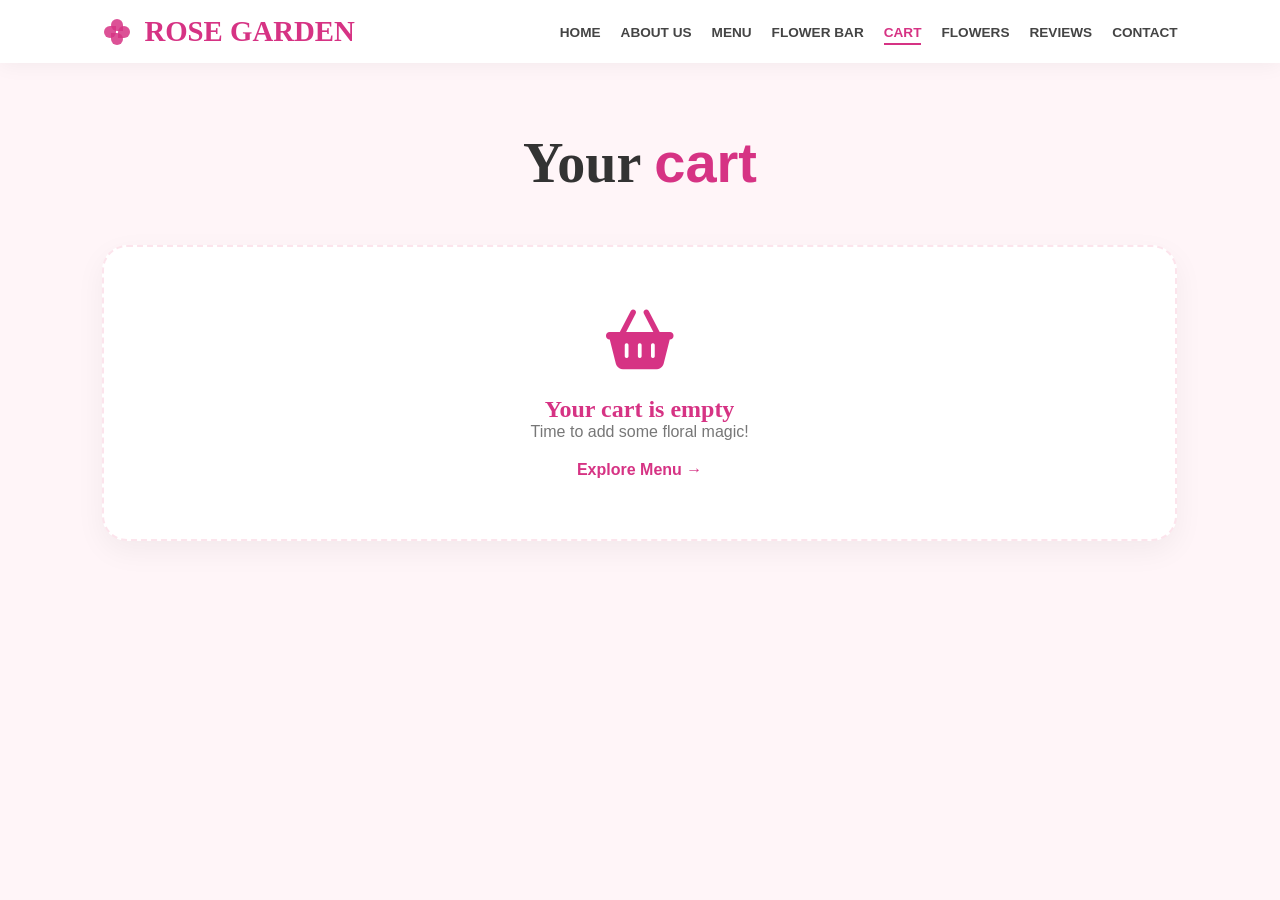
<file: pages/panier.html>
<!DOCTYPE html>
<html lang="en">
<head>
    <meta charset="UTF-8">
    <meta name="viewport" content="width=device-width, initial-scale=1.0">
    <title>Rose Garden - Your Basket</title>
    <!-- Favicon: inline SVG rose emoji -->
    <link rel="icon" href="data:image/svg+xml,<svg xmlns='http://www.w3.org/2000/svg' viewBox='0 0 100 100'><text y='.9em' font-size='90'>🌹</text></svg>">
    <!-- Shared site-wide styles -->
    <link rel="stylesheet" href="../css/rose-style.css">
    <!-- Page-specific cart styles -->
    <link rel="stylesheet" href="../css/panier.css">
</head>
<body>

    <!--  Navigation Bar  -->
    <nav class="navbar">
        <a href="../index.html" class="logo">
            <div class="flower-logo">
                <div class="petal"></div><div class="petal"></div><div class="petal"></div><div class="petal"></div>
            </div>
            ROSE GARDEN
        </a>
        <!-- "Cart" is marked active on this page -->
        <ul class="nav-links" id="navLinks">
            <li><a href="../index.html">Home</a></li>
            <li><a href="about.html">About us</a></li>
            <li><a href="menu.html">Menu</a></li>
            <li><a href="flower_bar.html">Flower Bar</a></li>
            <li><a href="panier.html" class="active">Cart</a></li>
            <li><a href="flowers.html">Flowers</a></li>
            <li><a href="reviews.html">Reviews</a></li>
            <li><a href="contact.html">Contact</a></li>
        </ul>
        <div class="burger" id="burger"><span></span><span></span><span></span></div>
    </nav>

    <!-- Dark semi-transparent backdrop shown behind modal dialogs -->
    <div class="overlay" id="overlay"></div>

    <!--  Step 1 Modal: Order Details Form  -->
    <!-- Shown when the user clicks "Confirm Order"; collects name, relation, and message -->
    <div class="info-card" id="infoCard">
        <h2 class="info-title">Complete Your <span>Order</span></h2>
        <p class="info-subtitle">Add a personal touch to your bouquet</p>
        <!-- Validation error banner; hidden by default, shown if fields are empty -->
        <p class="info-error" id="infoError"><i class="fa-solid fa-circle-exclamation"></i> Please fill in all fields.</p>
        <div class="info-group">
            <label>Your Name</label>
            <input type="text" id="infoName" placeholder="Enter your full name">
        </div>
        <div class="info-group">
            <label>Relationship to Recipient</label>
            <select id="infoRelation" aria-label="Relationship to recipient">
                <option value="">Select relationship...</option>
                <option>Friend</option>
                <option>Partner</option>
                <option>Family</option>
                <option>Colleague</option>
                <option>Other</option>
            </select>
        </div>
        <div class="info-group">
            <label>Personal Message</label>
            <textarea id="infoMessage" rows="4" placeholder="Write a message for the recipient..."></textarea>
        </div>
        <div class="info-actions">
            <button type="button" class="btn-back" onclick="closeInfo()">Cancel</button>
            <button type="button" class="btn-checkout btn-place" onclick="placeOrder()">Place Order</button>
        </div>
    </div>

    <!--  Step 2 Modal: Order Confirmation  -->
    <!-- Shown after a successful order; cart is cleared at this point -->
    <div class="order-card" id="orderCard">
        <div class="order-icon"><i class="fa-solid fa-circle-check"></i></div>
        <h2 class="order-title">Order Confirmed!</h2>
        <p class="order-msg">Thank you for your order. Your flowers are on their way!</p>
        <button type="button" class="btn-checkout" onclick="closeOrder()">Back to Shop</button>
    </div>

    <!--  Main Cart Area  -->
    <main class="cart-container">
        <div class="page-intro">
            <h1>Your <span>cart</span></h1>
        </div>

        <!-- Empty state: shown when the cart has no items -->
        <div id="empty-cart-msg">
            <div class="empty-cart-icon"><i class="fa-solid fa-basket-shopping"></i></div>
            <h2 class="empty-cart-title">Your cart is empty</h2>
            <p class="empty-cart-text">Time to add some floral magic!</p>
            <a href="menu.html" class="empty-cart-link">Explore Menu →</a>
        </div>

        <!-- Cart table: shown when the cart has at least one item -->
        <div id="cart-wrapper">
            <div class="table-responsive">
                <table>
                    <thead>
                        <tr>
                            <th>Product</th>
                            <th>Price</th>
                            <th>Quantity</th>
                            <th>Total</th>
                            <th>Action</th>
                        </tr>
                    </thead>
                    <!-- Rows are injected dynamically by loadCart() -->
                    <tbody id="cart-table-body"></tbody>
                </table>
            </div>

            <!-- Order summary: subtotal, fixed delivery fee, grand total -->
            <div class="summary-box">
                <div class="summary-row"><span>Subtotal:</span><span id="sub-total">0 DH</span></div>
                <div class="summary-row"><span>Delivery Fee:</span><span>20 DH</span></div>
                <div class="summary-row total-row"><span>Grand Total:</span><span id="grand-total">0 DH</span></div>
                <!-- Opens the order details modal -->
                <button type="button" class="btn-checkout" onclick="confirmOrder()">Confirm Order</button>
            </div>
        </div>
    </main>

    <script>
        // --- Mobile nav toggle ---
        const burger = document.getElementById('burger');
        const navLinks = document.getElementById('navLinks');
        burger.addEventListener('click', () => { navLinks.classList.toggle('active'); burger.classList.toggle('active'); });
        document.querySelectorAll('.nav-links a').forEach(link => {
            link.addEventListener('click', () => { navLinks.classList.remove('active'); burger.classList.remove('active'); });
        });

        // --- Cart: read from localStorage and render the table ---
        function loadCart() {
            let cart = JSON.parse(localStorage.getItem('roseGardenCart')) || [];
            const emptyBox   = document.getElementById('empty-cart-msg');
            const cartWrapper = document.getElementById('cart-wrapper');
            const tableBody  = document.getElementById('cart-table-body');

            if (cart.length === 0) {
                // Show the empty-state message and hide the table
                emptyBox.style.display = 'block';
                cartWrapper.style.display = 'none';
            } else {
                // Build the table rows and compute totals
                emptyBox.style.display = 'none';
                cartWrapper.style.display = 'block';
                tableBody.innerHTML = '';
                let subTotal = 0;

                cart.forEach((item, index) => {
                    let totalItem = item.price * item.quantity;
                    subTotal += totalItem;
                    tableBody.innerHTML += `
                        <tr>
                            <td style="font-weight:600; color:var(--dark);">${item.title}</td>
                            <td>${item.price} DH</td>
                            <!-- Quantity spinner: calls updateQty on change -->
                            <td><input type="number" class="qty-input" value="${item.quantity}" min="1" onchange="updateQty(${index}, this.value)"></td>
                            <td style="color:var(--deep-rose); font-weight:700;">${totalItem} DH</td>
                            <td><button class="remove-btn" onclick="removeItem(${index})">Remove</button></td>
                        </tr>
                    `;
                });
                // Delivery fee is always 20 DH
                document.getElementById('sub-total').innerText = subTotal + " DH";
                document.getElementById('grand-total').innerText = (subTotal + 20) + " DH";
            }
        }

        // Update the quantity of an item and persist to localStorage
        function updateQty(index, qty) {
            let cart = JSON.parse(localStorage.getItem('roseGardenCart'));
            cart[index].quantity = parseInt(qty);
            localStorage.setItem('roseGardenCart', JSON.stringify(cart));
            loadCart();
        }

        // Remove an item by index and re-render
        function removeItem(index) {
            let cart = JSON.parse(localStorage.getItem('roseGardenCart'));
            cart.splice(index, 1);
            localStorage.setItem('roseGardenCart', JSON.stringify(cart));
            loadCart();
        }

        // Show the overlay + order-details form modal
        function confirmOrder() {
            document.getElementById('overlay').style.display = 'block';
            document.getElementById('infoCard').style.display = 'block';
        }

        // Close the order-details form without placing the order
        function closeInfo() {
            document.getElementById('overlay').style.display = 'none';
            document.getElementById('infoCard').style.display = 'none';
            document.getElementById('infoError').style.display = 'none';
        }

        // Validate the form, clear the cart, and show the success card
        function placeOrder() {
            const name     = document.getElementById('infoName').value.trim();
            const relation = document.getElementById('infoRelation').value;
            const message  = document.getElementById('infoMessage').value.trim();
            const error    = document.getElementById('infoError');

            // Require all three fields before proceeding
            if (!name || !relation || !message) {
                error.style.display = 'flex';
                return;
            }

            error.style.display = 'none';
            document.getElementById('infoCard').style.display = 'none';

            // Clear the cart from localStorage after a successful order
            localStorage.removeItem('roseGardenCart');
            document.getElementById('orderCard').style.display = 'block';

            // Reset form fields for the next potential use
            document.getElementById('infoName').value    = '';
            document.getElementById('infoRelation').value = '';
            document.getElementById('infoMessage').value = '';
        }

        // Close the success card and reload the (now empty) cart
        function closeOrder() {
            document.getElementById('overlay').style.display = 'none';
            document.getElementById('orderCard').style.display = 'none';
            loadCart();
        }

        // Initialize the cart view on page load
        window.onload = loadCart;
    </script>
</body>
</html>
</file>
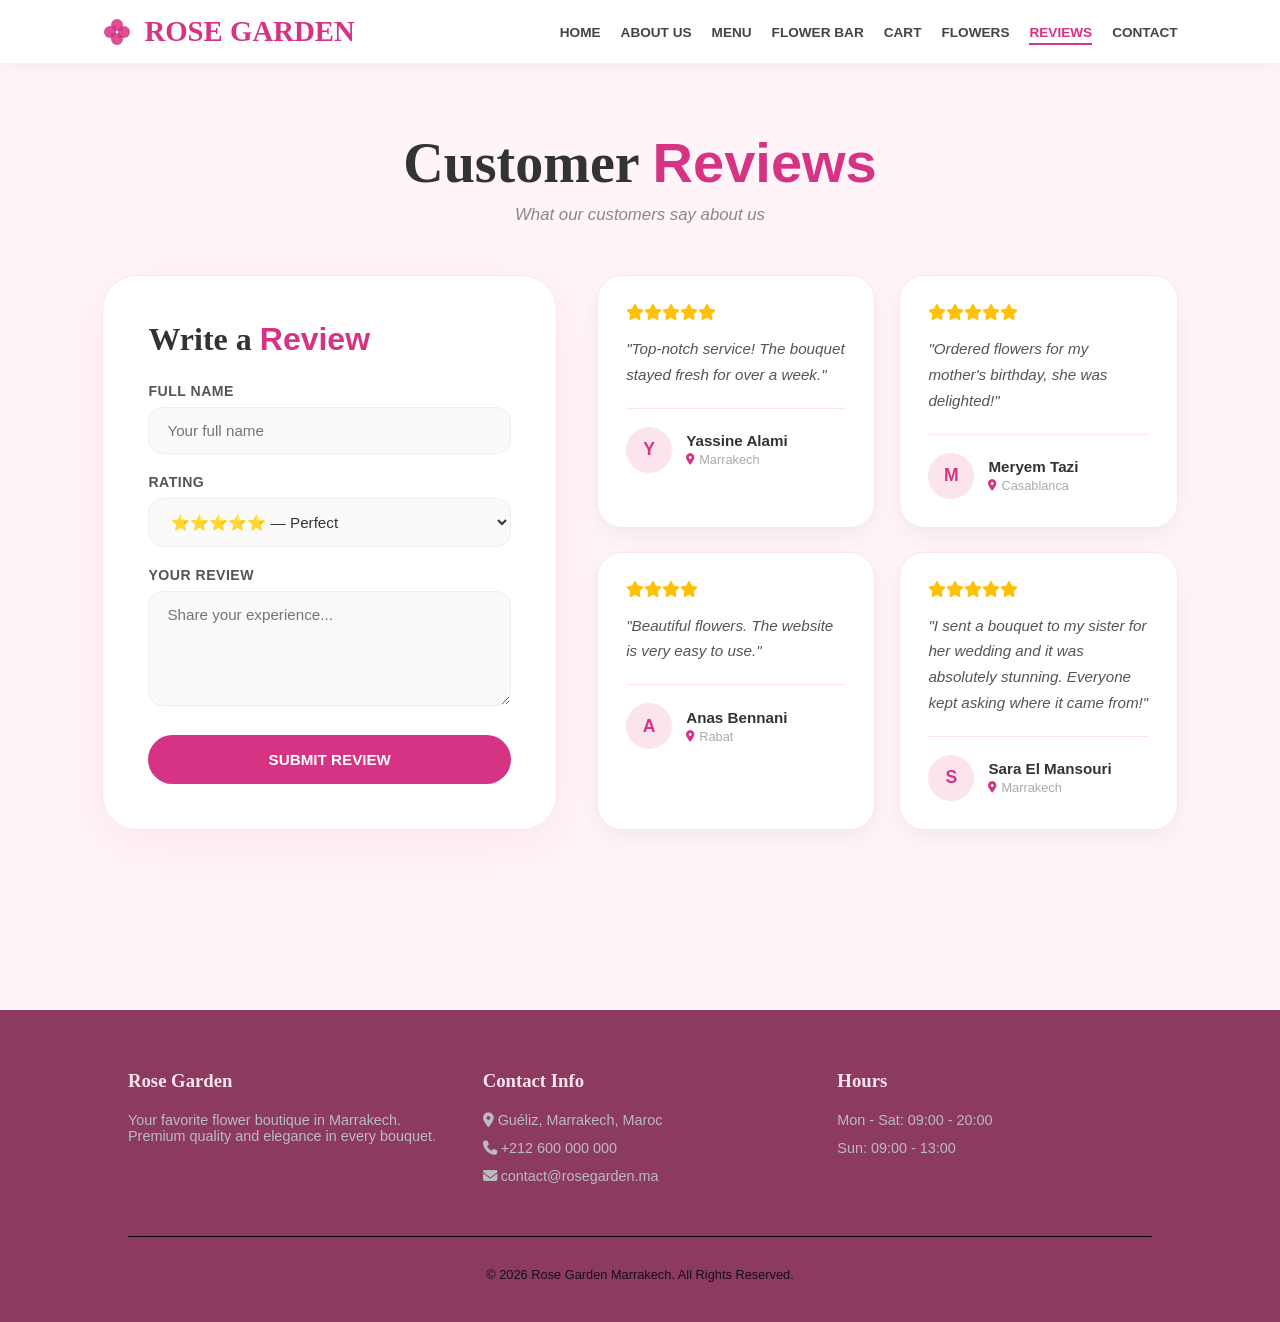
<file: pages/reviews.html>
<!DOCTYPE html>
<html lang="en">
<head>
    <meta charset="UTF-8">
    <meta name="viewport" content="width=device-width, initial-scale=1.0">
    <title>Rose Garden - Reviews</title>
    <!-- Favicon: inline SVG rose emoji -->
    <link rel="icon" href="data:image/svg+xml,<svg xmlns='http://www.w3.org/2000/svg' viewBox='0 0 100 100'><text y='.9em' font-size='90'>🌹</text></svg>">
    <!-- Shared site-wide styles -->
    <link rel="stylesheet" href="../css/rose-style.css">
    <!-- Page-specific styles for the reviews layout -->
    <link rel="stylesheet" href="../css/reviews.css">
</head>
<body>

    <!--  Navigation Bar  -->
    <nav class="navbar">
        <a href="../index.html" class="logo">
            <div class="flower-logo">
                <div class="petal"></div>
                <div class="petal"></div>
                <div class="petal"></div>
                <div class="petal"></div>
            </div>
            ROSE GARDEN
        </a>
        <!-- "Reviews" is marked active on this page -->
        <ul class="nav-links" id="navLinks">
            <li><a href="../index.html">Home</a></li>
            <li><a href="about.html">About us</a></li>
            <li><a href="menu.html">Menu</a></li>
            <li><a href="flower_bar.html">Flower Bar</a></li>
            <li><a href="panier.html">Cart</a></li>
            <li><a href="flowers.html">Flowers</a></li>
            <li><a href="reviews.html" class="active">Reviews</a></li>
            <li><a href="contact.html">Contact</a></li>
        </ul>
        <div class="burger" id="burger">
            <span></span><span></span><span></span>
        </div>
    </nav>

    <!--  Page Header  -->
    <div class="page-header">
        <h1>Customer <span>Reviews</span></h1>
        <p>What our customers say about us</p>
    </div>

    <!--  Main Layout: form on the left, reviews grid on the right  -->
    <div class="reviews-wrapper">

        <!-- Review submission form (sticky on desktop) -->
        <aside class="form-card">
            <h2 class="form-title">Write a <span>Review</span></h2>
            <!-- Validation error; hidden until the user submits with empty fields -->
            <p id="error-msg" class="error-msg"><i class="fa-solid fa-circle-exclamation"></i> Please fill in all fields.</p>
            <div class="form-group">
                <label>Full Name</label>
                <input type="text" id="revName" placeholder="Your full name">
            </div>
            <div class="form-group">
                <label>Rating</label>
                <!-- Star rating selector -->
                <select id="revStars" aria-label="Rating">
                    <option value="5">⭐⭐⭐⭐⭐ — Perfect</option>
                    <option value="4">⭐⭐⭐⭐ — Very Good</option>
                    <option value="3">⭐⭐⭐ — Good</option>
                </select>
            </div>
            <div class="form-group">
                <label>Your Review</label>
                <textarea id="revText" rows="5" placeholder="Share your experience..."></textarea>
            </div>
            <button type="button" class="btn-submit" onclick="postReview()">Submit Review</button>
        </aside>

        <!-- Reviews display grid; pre-filled with four sample reviews -->
        <section class="reviews-section">
            <div class="reviews-grid" id="reviewsGrid">

                <!-- Sample review 1 -->
                <div class="review-card">
                    <div class="review-stars">
                        <i class="fa-solid fa-star"></i><i class="fa-solid fa-star"></i><i class="fa-solid fa-star"></i><i class="fa-solid fa-star"></i><i class="fa-solid fa-star"></i>
                    </div>
                    <p class="review-quote">"Top-notch service! The bouquet stayed fresh for over a week."</p>
                    <div class="review-profile">
                        <div class="review-avatar">Y</div>
                        <div>
                            <strong>Yassine Alami</strong>
                            <small class="review-location"><i class="fa-solid fa-location-dot"></i> Marrakech</small>
                        </div>
                    </div>
                </div>

                <!-- Sample review 2 -->
                <div class="review-card">
                    <div class="review-stars">
                        <i class="fa-solid fa-star"></i><i class="fa-solid fa-star"></i><i class="fa-solid fa-star"></i><i class="fa-solid fa-star"></i><i class="fa-solid fa-star"></i>
                    </div>
                    <p class="review-quote">"Ordered flowers for my mother's birthday, she was delighted!"</p>
                    <div class="review-profile">
                        <div class="review-avatar">M</div>
                        <div>
                            <strong>Meryem Tazi</strong>
                            <small class="review-location"><i class="fa-solid fa-location-dot"></i> Casablanca</small>
                        </div>
                    </div>
                </div>

                <!-- Sample review 3 (4 stars) -->
                <div class="review-card">
                    <div class="review-stars">
                        <i class="fa-solid fa-star"></i><i class="fa-solid fa-star"></i><i class="fa-solid fa-star"></i><i class="fa-solid fa-star"></i>
                    </div>
                    <p class="review-quote">"Beautiful flowers. The website is very easy to use."</p>
                    <div class="review-profile">
                        <div class="review-avatar">A</div>
                        <div>
                            <strong>Anas Bennani</strong>
                            <small class="review-location"><i class="fa-solid fa-location-dot"></i> Rabat</small>
                        </div>
                    </div>
                </div>

                <!-- Sample review 4 -->
                <div class="review-card">
                    <div class="review-stars">
                        <i class="fa-solid fa-star"></i><i class="fa-solid fa-star"></i><i class="fa-solid fa-star"></i><i class="fa-solid fa-star"></i><i class="fa-solid fa-star"></i>
                    </div>
                    <p class="review-quote">"I sent a bouquet to my sister for her wedding and it was absolutely stunning. Everyone kept asking where it came from!"</p>
                    <div class="review-profile">
                        <div class="review-avatar">S</div>
                        <div>
                            <strong>Sara El Mansouri</strong>
                            <small class="review-location"><i class="fa-solid fa-location-dot"></i> Marrakech</small>
                        </div>
                    </div>
                </div>

            </div>
        </section>
    </div>

    <!--  Footer  -->
    <footer>
        <div class="footer-container">
            <div class="footer-section">
                <h3>Rose Garden</h3>
                <p>Your favorite flower boutique in Marrakech. Premium quality and elegance in every bouquet.</p>
            </div>
            <div class="footer-section">
                <h3>Contact Info</h3>
                <p><i class="fa-solid fa-location-dot"></i> Guéliz, Marrakech, Maroc</p>
                <p><i class="fa-solid fa-phone"></i> +212 600 000 000</p>
                <p><i class="fa-solid fa-envelope"></i> contact@rosegarden.ma</p>
            </div>
            <div class="footer-section">
                <h3>Hours</h3>
                <p>Mon - Sat: 09:00 - 20:00</p>
                <p>Sun: 09:00 - 13:00</p>
            </div>
        </div>
        <div class="footer-bottom">
            <p>&copy; 2026 Rose Garden Marrakech. All Rights Reserved.</p>
        </div>
    </footer>

    <!-- Semi-transparent backdrop for the success modal -->
    <div class="overlay" id="overlay" onclick="closeSuccess()"></div>

    <!--  Success Modal  -->
    <!-- Shown after a review is successfully submitted -->
    <div class="success-card" id="successCard">
        <div class="success-icon"><i class="fa-solid fa-circle-check"></i></div>
        <h2 class="success-title">Thank You!</h2>
        <p class="success-message">Your review has been successfully published.</p>
        <button type="button" class="btn-submit" onclick="closeSuccess()">Close</button>
    </div>

    <script>
        // --- Mobile nav toggle ---
        const burger = document.getElementById('burger');
        const navLinks = document.getElementById('navLinks');
        burger.addEventListener('click', () => { navLinks.classList.toggle('active'); burger.classList.toggle('active'); });
        document.querySelectorAll('.nav-links a').forEach(link => {
            link.addEventListener('click', () => { navLinks.classList.remove('active'); burger.classList.remove('active'); });
        });

        // --- Submit a new review ---
        function postReview() {
            const name  = document.getElementById('revName').value.trim();
            const text  = document.getElementById('revText').value.trim();
            const count = parseInt(document.getElementById('revStars').value);
            // Build the star icons string based on the selected rating
            const stars = '<i class="fa-solid fa-star"></i>'.repeat(count);
            const grid  = document.getElementById('reviewsGrid');

            // Require both name and review text
            if (!name || !text) {
                document.getElementById('error-msg').style.display = 'flex';
                return;
            }
            document.getElementById('error-msg').style.display = 'none';

            // Build and prepend the new review card (newest at the top)
            const card = document.createElement('div');
            card.className = 'review-card new-card';
            card.innerHTML = `
                <div class="review-stars">${stars}</div>
                <p class="review-quote">"${text}"</p>
                <div class="review-profile">
                    <!-- Avatar uses the first letter of the reviewer's name -->
                    <div class="review-avatar">${name.charAt(0).toUpperCase()}</div>
                    <div>
                        <strong>${name}</strong>
                        <small class="review-location"><i class="fa-solid fa-location-dot"></i> Just now</small>
                    </div>
                </div>`;
            grid.prepend(card);

            // Reset the form fields
            document.getElementById('revName').value = '';
            document.getElementById('revText').value = '';

            // Show the success confirmation modal
            document.getElementById('overlay').style.display = 'block';
            document.getElementById('successCard').style.display = 'block';
        }

        // Close the success modal and its overlay
        function closeSuccess() {
            document.getElementById('overlay').style.display = 'none';
            document.getElementById('successCard').style.display = 'none';
        }
    </script>

</body>
</html>
</file>
<file: css/rose-style.css>
/* rose-style.css Shared site-wide styles Applies to: every page (navbar, footer, CSS variables, reset) */
/* Load Font Awesome icons from CDN */
@import url('https://cdnjs.cloudflare.com/ajax/libs/font-awesome/6.5.0/css/all.min.css');

/* --- CSS CUSTOM PROPERTIES (design tokens) --- */
:root {
    --deep-rose: #d63384;
    /* primary brand colour */
    --soft-pink: #fce4ec;
    /* light accent / backgrounds */
    --bg-color: #fff5f8;
    /* default page background */
    --bg-page: #fff5f8;
    --pure-white: #ffffff;
    --dark-blue: #d63384;
    /* alias used on some pages */
    --dark: #333;
    /* default body text */
}

/* --- GLOBAL RESET --- */
* {
    margin: 0;
    padding: 0;
    box-sizing: border-box;
    font-family: 'Poppins', sans-serif;
}

/* NAVIGATION BAR */
.navbar {
    display: flex;
    justify-content: space-between;
    align-items: center;
    padding: 15px 8%;
    background: white;
    /* Fixed at the top so it stays visible while scrolling */
    position: fixed;
    top: 0;
    width: 100%;
    z-index: 2000;
    box-shadow: 0 2px 20px rgba(0, 0, 0, 0.05);
}

/* Brand logo: serif font + icon, links to the homepage */
.logo {
    display: flex;
    align-items: center;
    gap: 12px;
    font-family: 'Playfair Display', serif;
    font-size: 1.8rem;
    color: var(--deep-rose);
    font-weight: 900;
    text-decoration: none;
    text-transform: uppercase;
}

/* ANIMATED FLOWER LOGO */
.flower-logo {
    position: relative;
    width: 30px;
    height: 30px;
    display: flex;
    align-items: center;
    justify-content: center;
    transition: 0.6s cubic-bezier(0.4, 0, 0.2, 1);
}

/* Each petal is a rotated teardrop shape */
.petal {
    position: absolute;
    width: 12px;
    height: 12px;
    background: var(--deep-rose);
    border-radius: 50% 50% 0 50%;
    opacity: 0.85;
    transition: 0.4s;
}

/* Petals are evenly spaced at 90° intervals around the centre */
.petal:nth-child(1) {
    transform: rotate(0deg) translateY(-7px);
}

.petal:nth-child(2) {
    transform: rotate(90deg) translateY(-7px);
}

.petal:nth-child(3) {
    transform: rotate(180deg) translateY(-7px);
}

.petal:nth-child(4) {
    transform: rotate(270deg) translateY(-7px);
}

/* Hover: spin and scale the whole flower */
.logo:hover .flower-logo {
    transform: rotate(45deg) scale(1.1);
}

/* NAV LINKS */
.nav-links {
    display: flex;
    list-style: none;
    gap: 20px;
    transition: transform 0.3s ease;
}

.nav-links a {
    text-decoration: none;
    color: #444;
    font-weight: 600;
    font-size: 0.85rem;
    text-transform: uppercase;
    position: relative;
    transition: 0.3s;
    padding: 5px 0;
}

.nav-links a:hover,
.nav-links a.active {
    color: var(--deep-rose);
}

/* Animated underline that expands from left on hover/active */
.nav-links a::after {
    content: '';
    position: absolute;
    width: 0;
    height: 2px;
    bottom: 0;
    left: 0;
    background-color: var(--deep-rose);
    transition: width 0.3s ease;
}

.nav-links a:hover::after,
.nav-links a.active::after {
    width: 100%;
}

/* MOBILE BURGER MENU */
/* Hidden on desktop; appears below 1060 px (see media query) */
.burger {
    display: none;
    cursor: pointer;
    flex-direction: column;
    gap: 5px;
    z-index: 2000;
}

.burger span {
    width: 28px;
    height: 3px;
    background: var(--deep-rose);
    border-radius: 5px;
    transition: transform 0.3s ease, opacity 0.3s ease;
}

/* Animate the three lines into an X when the menu is open */
.burger.active span:nth-child(1) {
    transform: rotate(45deg) translate(5px, 8px);
}

.burger.active span:nth-child(2) {
    opacity: 0;
    transform: translateX(-10px);
}

.burger.active span:nth-child(3) {
    transform: rotate(-45deg) translate(5px, -8px);
}

/* FOOTER */
footer {
    background: #8d3a61;
    color: white;
    padding: 60px 10% 40px;
    margin-top: 100px;
    width: 100%;
    position: relative;
}

/* Three-column flex layout for the footer sections */
.footer-container {
    display: flex;
    justify-content: space-between;
    flex-wrap: wrap;
    gap: 40px;
}

.footer-section {
    flex: 1;
    min-width: 250px;
}

.footer-section h3 {
    font-family: 'Playfair Display';
    color: var(--soft-pink);
    margin-bottom: 20px;
}

.footer-section p,
.footer-section li {
    font-size: 0.9rem;
    color: #bbb;
    list-style: none;
    margin-bottom: 12px;
}

.footer-section a {
    color: #2d2929;
    text-decoration: none;
    transition: 0.3s;
}

.footer-section a:hover {
    color: var(--deep-rose);
}

/* Copyright bar at the bottom of the footer */
.footer-bottom {
    text-align: center;
    padding-top: 30px;
    border-top: 1px solid #080808;
    margin-top: 40px;
    font-size: 0.8rem;
    color: rgb(19, 17, 17);
}

/* RESPONSIVE: mobile (< 1060px) */
@media (max-width: 1060px) {

    /* Show the burger icon */
    .burger {
        display: flex;
    }

    /* Slide-in drawer from the right edge */
    .nav-links {
        display: flex;
        flex-direction: column;
        position: fixed;
        top: 0;
        right: -100%;
        /* hidden off-screen by default */
        width: 260px;
        height: 100vh;
        background: white;
        padding: 80px 30px 30px;
        gap: 8px;
        box-shadow: -4px 0 20px rgba(0, 0, 0, 0.1);
        transition: right 0.3s ease;
        z-index: 1500;
        overflow-y: auto;
    }

    /* Slide in when .active is toggled by JS */
    .nav-links.active {
        right: 0;
    }

    .nav-links li {
        border-bottom: 1px solid #fce4ec;
    }

    .nav-links a {
        font-size: 0.95rem;
        padding: 10px 0;
        display: block;
    }

    .logo {
        font-size: 1.4rem;
    }
}
</file>
<file: css/about.css>
/* about.css About page styles Applies to: pages/about.html */
/* Offset body for the fixed navbar */
body {
    overflow-x: hidden;
    padding-top: 70px;
}

/* Apply the fade-in entrance animation to the hero and content sections */
.about-hero,
.about-content {
    animation: fadeInPage 0.8s ease-out forwards;
}

/* Entrance keyframe: fades in while sliding up */
@keyframes fadeInPage {
    from {
        opacity: 0;
        transform: translateY(20px);
    }

    to {
        opacity: 1;
        transform: translateY(0);
    }
}

/* HERO BANNER */
/* Full-width image banner with a brand-colour tinted overlay */
.about-hero {
    background: linear-gradient(rgba(214, 51, 132, 0.1), rgba(214, 51, 132, 0.1)), url('https://images.unsplash.com/photo-1519306110291-47759e921d74?autoformat&fitcrop&w1350&q80');
    background-size: cover;
    background-position: center;
    background-attachment: scroll;
    height: 40vh;
    display: flex;
    align-items: center;
    justify-content: center;
    text-align: center;
}

.about-hero h1 {
    font-family: 'Playfair Display';
    font-size: 3.5rem;
    color: var(--dark);
    font-weight: 900;
}

.about-hero h1 span {
    color: var(--deep-rose);
}

/* BRAND STORY SECTION */
/* Two-column layout: text (left) + decorative image (right) */
.about-content {
    padding: 80px 10%;
    display: flex;
    align-items: center;
    gap: 60px;
}

.about-text {
    flex: 1;
}

.about-text h2 {
    font-family: 'Playfair Display';
    font-size: 2.5rem;
    color: var(--dark);
    margin-bottom: 20px;
}

.about-text p {
    font-size: 1.1rem;
    line-height: 1.8;
    color: #666;
    margin-bottom: 20px;
}

/* Decorative image with a clipped teardrop shape */
.about-image {
    flex: 1;
}

.image-box {
    width: 100%;
    height: 450px;
    border-radius: 50% 50% 0 50%;
    overflow: hidden;
    box-shadow: 20px 20px 0px var(--soft-pink);
}

.image-box img {
    width: 100%;
    height: 100%;
    object-fit: cover;
}

/* VALUE CARDS SECTION */
/* Pink background strip with a three-column card grid */
.values {
    padding: 80px 10%;
    background: #fff5f8;
    text-align: center;
}

.values h2 {
    font-family: 'Playfair Display';
    font-size: 2.5rem;
    margin-bottom: 40px;
}

.values-grid {
    display: grid;
    grid-template-columns: repeat(3, 1fr);
    gap: 30px;
}

/* Individual value card: lifts on hover */
.value-card {
    padding: 40px 20px;
    border-radius: 25px;
    background: white;
    transition: 0.3s;
}

.value-card:hover {
    transform: translateY(-10px);
    box-shadow: 0 15px 30px rgba(0, 0, 0, 0.05);
}

.value-card i {
    font-size: 3rem;
    display: block;
    margin-bottom: 15px;
    color: var(--deep-rose);
}

.value-card h3 {
    color: var(--deep-rose);
    font-size: 1.3rem;
    margin-bottom: 10px;
}

.value-card p {
    color: #777;
    font-size: 0.95rem;
}

/* RESPONSIVE */
@media (max-width: 768px) {

    /* Stack story section vertically on small screens */
    .about-content {
        flex-direction: column;
        text-align: center;
        padding: 60px 5%;
    }

    /* Single-column value cards */
    .values-grid {
        grid-template-columns: 1fr;
    }

    .image-box {
        height: 350px;
        width: 350px;
        margin: 0 auto;
    }
}

@media (max-width: 430px) {
    .about-hero h1 {
        font-size: 2.5rem;
    }

    .about-text h2 {
        font-size: 1.8rem;
    }

    .image-box {
        width: 100%;
        height: 300px;
    }
}
</file>
<file: css/contact.css>
/* contact.css Contact page styles Applies to: pages/contact.html */
/* Subtle gradient background + navbar offset */
body {
    background: linear-gradient(135deg, #ffffff 0%, var(--bg-color) 100%);
    color: var(--dark);
    padding-top: 110px;
    overflow-x: hidden;
}

/* MAIN LAYOUT */
/* Two-column flex: contact info (left) + contact form (right) */
.contact-container {
    display: flex;
    align-items: center;
    justify-content: space-between;
    padding: 40px 10%;
    min-height: calc(100vh - 110px);
    animation: fadeInUp 0.8s ease-out forwards;
}

/* Entrance animation */
@keyframes fadeInUp {
    from {
        opacity: 0;
        transform: translateY(20px);
    }

    to {
        opacity: 1;
        transform: translateY(0);
    }
}

/* CONTACT INFO PANEL */
.contact-info {
    flex: 1;
}

.contact-info h1 {
    font-family: 'Playfair Display', serif;
    font-size: 3.5rem;
    font-weight: 900;
    margin-bottom: 20px;
}

.contact-info h1 span {
    color: var(--deep-rose);
}

/* Individual contact detail row (icon + text) */
.detail {
    font-size: 1.1rem;
    margin-bottom: 20px;
    display: flex;
    align-items: center;
    gap: 15px;
}

.detail i {
    font-size: 1.3rem;
    color: var(--deep-rose);
    width: 20px;
    text-align: center;
}

/* Response-time notice */
.contact-note {
    margin-top: 25px;
    color: #666;
    line-height: 1.6;
}

/* CONTACT FORM PANEL */
.contact-form {
    flex: 1;
    background: white;
    padding: 45px;
    border-radius: 35px;
    box-shadow: 0 15px 50px rgba(214, 51, 132, 0.08);
    margin-left: 60px;
    border: 1px solid var(--soft-pink);
}

/* Form field groups */
.form-group {
    margin-bottom: 25px;
}

.form-group label {
    display: block;
    margin-bottom: 10px;
    font-weight: 600;
    font-size: 0.9rem;
    color: #555;
}

.form-group input,
.form-group textarea {
    width: 100%;
    padding: 15px;
    border: 1px solid #eee;
    border-radius: 15px;
    background-color: #fafafa;
    outline: none;
    transition: 0.3s;
}

/* Highlight focused fields with the brand colour */
.form-group input:focus,
.form-group textarea:focus {
    border-color: var(--deep-rose);
    background: #fff;
}

/* Send button */
.btn-send {
    width: 100%;
    background-color: var(--deep-rose);
    color: white;
    padding: 18px;
    border: none;
    border-radius: 50px;
    font-weight: 700;
    cursor: pointer;
    transition: 0.3s;
    font-size: 1rem;
    text-transform: uppercase;
}

.btn-send:hover {
    background-color: var(--dark);
    transform: translateY(-3px);
}

/* MODAL BACKDROP */
/* Semi-transparent overlay shown behind the success dialog */
.overlay {
    display: none;
    position: fixed;
    top: 0;
    left: 0;
    width: 100%;
    height: 100%;
    background: rgba(0, 0, 0, 0.5);
    -webkit-backdrop-filter: blur(5px);
    backdrop-filter: blur(5px);
    /* frosted-glass effect */
    z-index: 3000;
}

/* SUCCESS MODAL */
/* Shown after the contact form is submitted */
.success-card {
    display: none;
    position: fixed;
    top: 50%;
    left: 50%;
    transform: translate(-50%, -50%);
    background: white;
    padding: 45px;
    border-radius: 35px;
    text-align: center;
    z-index: 3001;
    width: 90%;
    max-width: 380px;
    box-shadow: 0 20px 60px rgba(0, 0, 0, 0.2);
    animation: pop 0.4s cubic-bezier(0.175, 0.885, 0.32, 1.275);
}

/* Success card content classes */
.success-icon {
    font-size: 60px;
    margin-bottom: 10px;
    color: var(--deep-rose);
}

.success-heading {
    font-family: 'Playfair Display', serif;
    color: var(--deep-rose);
    margin-bottom: 10px;
}

.success-message {
    color: #666;
    margin-bottom: 25px;
}

/* Pop-in scale animation */
@keyframes pop {
    from {
        transform: translate(-50%, -50%) scale(0.7);
        opacity: 0;
    }
}

/* RESPONSIVE */
@media (max-width: 968px) {

    /* Stack vertically on tablet/mobile */
    .contact-container {
        flex-direction: column;
        text-align: center;
        padding: 120px 5% 40px;
    }

    .contact-info h1 {
        font-size: 2.8rem;
    }

    .detail {
        justify-content: center;
    }

    .contact-form {
        margin-left: 0;
        margin-top: 40px;
        width: 100%;
        padding: 30px;
    }
}

@media (max-width: 480px) {
    .contact-info h1 {
        font-size: 2rem;
    }

    .contact-form {
        padding: 20px;
        border-radius: 20px;
    }

    .contact-container {
        padding: 100px 5% 30px;
    }
}
</file>
<file: css/flower_bar.css>
/* flower_bar.css Flower Bar page styles Applies to: pages/flower_bar.html */
/* Page background and navbar offset */
body {
    background: var(--bg-page);
    color: var(--dark);
    padding-top: 80px;
}

/* PAGE HEADER */
.page-header {
    text-align: center;
    margin: 40px 0 10px;
    padding: 0 5%;
}

.page-header h1 {
    font-family: 'Playfair Display', serif;
    font-size: 3.5rem;
    color: var(--dark);
}

.page-header h1 span {
    color: var(--deep-rose);
}

.page-header p {
    color: #888;
    font-style: italic;
    margin-top: 8px;
}

/* MAIN TWO-COLUMN LAYOUT */
/* Left: flower selection grid (3 fr). Right: bouquet sidebar (1 fr). */
.main-container {
    max-width: 1300px;
    margin: 30px auto;
    display: grid;
    grid-template-columns: 3fr 1fr;
    gap: 30px;
    padding: 0 5%;
    animation: fadeInPage 0.8s ease-out;
}

/* Entrance animation */
@keyframes fadeInPage {
    from {
        opacity: 0;
        transform: translateY(15px);
    }

    to {
        opacity: 1;
        transform: translateY(0);
    }
}

/* FLOWER SELECTION GRID */
/* Auto-fills columns; each card is at least 180 px wide */
.flower-grid {
    display: grid;
    grid-template-columns: repeat(auto-fill, minmax(180px, 1fr));
    gap: 20px;
}

/* Individual flower card */
.flower-card {
    background: white;
    border-radius: 15px;
    padding: 15px;
    text-align: center;
    border: 1px solid var(--soft-pink);
    transition: transform 0.3s ease, box-shadow 0.3s ease, border-color 0.3s ease;
    overflow: hidden;
}

.flower-card:hover {
    transform: translateY(-7px);
    box-shadow: 0 16px 35px rgba(214, 51, 132, 0.13);
    border-color: var(--deep-rose);
}

.flower-card img {
    width: 100%;
    height: 160px;
    object-fit: cover;
    border-radius: 10px;
    margin-bottom: 10px;
    transition: transform 0.4s ease;
}

/* Slight zoom on hover for the flower image */
.flower-card:hover img {
    transform: scale(1.07);
}

.flower-card h4 {
    margin: 10px 0 5px;
    font-family: 'Playfair Display';
    font-size: 1.1rem;
}

/* BOUQUET SIDEBAR */
/* Sticky so it stays visible while scrolling the flower grid */
.sidebar {
    background: white;
    padding: 25px;
    border-radius: 20px;
    box-shadow: 0 10px 30px rgba(0, 0, 0, 0.03);
    height: fit-content;
    position: sticky;
    top: 100px;
}

.sidebar h2 {
    font-family: 'Playfair Display';
    margin-top: 0;
    color: var(--deep-rose);
}

/* Quantity number input in each flower card */
.qty-input {
    width: 60px;
    padding: 8px;
    border: 1px solid #ddd;
    border-radius: 8px;
    text-align: center;
    margin-bottom: 10px;
    font-family: inherit;
    outline: none;
    transition: border-color 0.25s ease, box-shadow 0.25s ease;
}

.qty-input:focus {
    border-color: var(--deep-rose);
    box-shadow: 0 0 0 3px rgba(214, 51, 132, 0.1);
}

/* "Add" button on each flower card */
.btn-add-item {
    background: var(--dark-blue);
    color: white;
    border: none;
    padding: 10px;
    border-radius: 20px;
    width: 100%;
    cursor: pointer;
    font-weight: 600;
    transition: background 0.3s ease, transform 0.3s ease, box-shadow 0.3s ease;
}

.btn-add-item:hover {
    background: var(--deep-rose);
    transform: translateY(-2px);
    box-shadow: 0 6px 16px rgba(214, 51, 132, 0.25);
}

/* "Add To Cart" button in the sidebar */
.btn-order {
    width: 100%;
    padding: 15px;
    background: var(--deep-rose);
    color: white;
    border: none;
    border-radius: 30px;
    font-weight: bold;
    cursor: pointer;
    margin-top: 15px;
    transition: background 0.3s ease, transform 0.3s ease, box-shadow 0.3s ease;
}

.btn-order:hover {
    background: #b02070;
    transform: translateY(-3px);
    box-shadow: 0 8px 20px rgba(214, 51, 132, 0.35);
}

/* CUSTOM ALERT MODAL */
/* Replaces the native browser alert() with a branded dialog */
.modal-overlay {
    position: fixed;
    top: 0;
    left: 0;
    width: 100%;
    height: 100%;
    background: rgba(0, 0, 0, 0.4);
    display: none;
    justify-content: center;
    align-items: center;
    z-index: 3000;
    -webkit-backdrop-filter: blur(4px);
    backdrop-filter: blur(4px);
    /* frosted-glass background */
}

.modal-card {
    background: white;
    padding: 30px;
    border-radius: 20px;
    text-align: center;
    max-width: 400px;
    width: 90%;
    box-shadow: 0 15px 40px rgba(0, 0, 0, 0.2);
    animation: popUp 0.3s ease-out;
}

/* Pop-in scale animation for the modal card */
@keyframes popUp {
    from {
        transform: scale(0.8);
        opacity: 0;
    }

    to {
        transform: scale(1);
        opacity: 1;
    }
}

.modal-card h3 {
    font-family: 'Playfair Display';
    color: var(--deep-rose);
    margin-bottom: 10px;
}

.modal-card p {
    color: #666;
    margin-bottom: 20px;
}

.modal-btn {
    background: var(--deep-rose);
    color: white;
    border: none;
    padding: 10px 30px;
    border-radius: 25px;
    cursor: pointer;
    font-weight: bold;
    transition: background 0.3s ease, transform 0.3s ease;
}

.modal-btn:hover {
    background: #b02070;
    transform: translateY(-2px);
}

/* SIDEBAR HELPERS */
.selection-info {
    font-size: 0.9rem;
    margin-bottom: 15px;
    color: #666;
}

.sidebar-divider {
    border: 0;
    border-top: 1px solid #eee;
    margin: 15px 0;
}

.total-amount {
    color: var(--deep-rose);
}

.bouquet-label {
    font-size: 0.8rem;
    font-weight: 600;
    text-transform: uppercase;
}

.bouquet-name-input {
    width: 100%;
    padding: 12px;
    border-radius: 10px;
    border: 1px solid #ddd;
    box-sizing: border-box;
    margin: 8px 0 15px;
    outline: none;
    transition: border-color 0.25s ease, box-shadow 0.25s ease;
}

.bouquet-name-input:focus {
    border-color: var(--deep-rose);
    box-shadow: 0 0 0 3px rgba(214, 51, 132, 0.1);
}

/* RESPONSIVE */
@media (max-width: 992px) {

    /* Single-column layout on tablet/mobile */
    .main-container {
        grid-template-columns: 1fr;
    }

    .sidebar {
        position: static;
        margin-bottom: 40px;
    }
}

@media (max-width: 480px) {

    /* Two-column flower grid on phones */
    .flower-grid {
        grid-template-columns: repeat(2, 1fr);
        gap: 12px;
    }

    .flower-card img {
        height: 120px;
    }

    .main-container {
        padding: 0 4%;
        margin-top: 100px;
    }
}
</file>
<file: css/flowers.css>
/* flowers.css Flowers encyclopaedia page styles Applies to: pages/flowers.html */
/* Page background and navbar offset */
body {
    background-color: var(--bg-color);
    padding-top: 100px;
    overflow-x: hidden;
}

/* PAGE HEADER */
.page-intro {
    text-align: center;
    margin: 50px 0 30px;
    padding: 0 5%;
}

h1 {
    font-family: 'Playfair Display', serif;
    font-size: 3.5rem;
    color: var(--dark);
}

h1 span {
    color: var(--deep-rose);
}

.subtitle {
    color: #777;
    font-style: italic;
    font-size: 1.1rem;
    margin-top: 10px;
}

/* FLIP-CARD GRID */
/* Centred wrapping flex layout for all flower cards */
.container {
    display: flex;
    justify-content: center;
    align-items: center;
    flex-wrap: wrap;
    gap: 30px;
    padding: 40px 5% 80px;
    animation: fadeInUp 1s ease-out;
}

/* FLIP CARD STRUCTURE */
/* The outer element establishes the 3-D perspective */
.flip-card {
    background-color: transparent;
    width: 280px;
    height: 400px;
    perspective: 1000px;
}

/* The inner wrapper rotates on hover; transform-style keeps children in 3-D space */
.flip-card-inner {
    position: relative;
    width: 100%;
    height: 100%;
    text-align: center;
    transition: transform 0.8s cubic-bezier(0.4, 0, 0.2, 1);
    transform-style: preserve-3d;
    border-radius: 25px;
}

/* Desktop hover triggers the flip */
.flip-card:hover .flip-card-inner {
    transform: rotateY(180deg);
}

/* Both faces are absolutely positioned and hidden when facing away */
.flip-card-front,
.flip-card-back {
    position: absolute;
    width: 100%;
    height: 100%;
    backface-visibility: hidden;
    border-radius: 25px;
    overflow: hidden;
    box-shadow: 0 10px 30px rgba(0, 0, 0, 0.08);
}

/* Front face: just a full-cover flower photo */
.flip-card-front img {
    width: 100%;
    height: 100%;
    object-fit: cover;
}

/* Back face: pre-rotated 180° so it appears when the card flips */
.flip-card-back {
    background-color: white;
    color: var(--deep-rose);
    transform: rotateY(180deg);
    display: flex;
    flex-direction: column;
    justify-content: center;
    padding: 25px;
    border: 2px solid var(--soft-pink);
}

.flip-card-back h2 {
    margin-bottom: 15px;
    font-family: 'Playfair Display';
    font-size: 1.6rem;
}

.flip-card-back p {
    color: #666;
    font-size: 0.9rem;
    line-height: 1.5;
}

/* Entrance animation for the whole grid */
@keyframes fadeInUp {
    from {
        opacity: 0;
        transform: translateY(30px);
    }

    to {
        opacity: 1;
        transform: translateY(0);
    }
}

/* TOUCH DEVICE SUPPORT */
/* On devices with no hover, disable the hover-flip rule and use JS .flipped class instead */
@media (hover: none) {
    .flip-card-inner {
        transform: none !important;
    }

    .flip-card.flipped .flip-card-inner {
        transform: rotateY(180deg);
    }

    .flip-card:hover .flip-card-inner {
        transform: none;
    }
}

/* RESPONSIVE */
@media (max-width: 968px) {
    h1 {
        font-size: 2.5rem;
    }

    .flip-card {
        width: 240px;
        height: 340px;
    }
}

@media (max-width: 480px) {
    h1 {
        font-size: 2rem;
    }

    .flip-card {
        width: 160px;
        height: 240px;
    }

    .flip-card-back h2 {
        font-size: 1.2rem;
    }

    .flip-card-back p {
        font-size: 0.8rem;
    }
}
</file>
<file: css/menu.css>
/* menu.css Menu page styles Applies to: pages/menu.html */
/* Page background and navbar offset */
body {
    background: #fff5f8;
    overflow-x: hidden;
    padding-top: 80px;
}

/* Apply entrance animations to the header and product grid */
.page-header,
.products-grid {
    animation: fadeInPage 0.6s ease-out forwards;
}

/* Entrance keyframe */
@keyframes fadeInPage {
    from {
        opacity: 0;
        transform: translateY(20px);
    }

    to {
        opacity: 1;
        transform: translateY(0);
    }
}

/* FLOATING CART BUTTON */
/* Fixed bottom-right pill that shows a live item-count badge */
.floating-cart {
    position: fixed;
    right: 30px;
    bottom: 30px;
    width: 65px;
    height: 65px;
    background: #d63384;
    border-radius: 50%;
    display: flex;
    align-items: center;
    justify-content: center;
    box-shadow: 0 10px 25px rgba(214, 51, 132, 0.3);
    z-index: 9999;
    text-decoration: none;
    font-size: 1.5rem;
    transition: 0.4s;
    will-change: transform;
    /* hint to browser for smooth animation */
}

.floating-cart:hover {
    transform: scale(1.1);
    background: #833d5f;
}

/* Numeric badge overlaid on the cart icon */
#cart-count {
    position: absolute;
    top: -5px;
    right: -5px;
    background: #833d5f;
    color: white;
    font-size: 0.8rem;
    padding: 4px 8px;
    border-radius: 50%;
    border: 2px solid #fff;
}

/* PAGE HEADER */
.page-header {
    text-align: center;
    margin: 60px 0 40px;
}

.page-header h1 {
    font-family: 'Playfair Display', serif;
    font-size: 3.5rem;
    color: var(--dark);
}

.page-header h1 span {
    color: var(--deep-rose);
}

.page-header p {
    color: #888;
    font-style: italic;
}

/* PRODUCT GRID */
/* Responsive auto-fit grid: cards never shrink below 280 px wide */
.products-grid {
    display: grid;
    grid-template-columns: repeat(auto-fit, minmax(280px, 1fr));
    gap: 30px;
    padding: 0 8% 100px;
}

/* Individual product card */
.product-card {
    background: white;
    border-radius: 20px;
    padding: 15px;
    text-align: center;
    transition: 0.4s;
    border: 1px solid #eee;
}

.product-card:hover {
    transform: translateY(-10px);
    box-shadow: 0 15px 35px rgba(0, 0, 0, 0.05);
}

.product-card img {
    width: 100%;
    height: 280px;
    border-radius: 15px;
    object-fit: cover;
    margin-bottom: 15px;
}

.product-card h3 {
    font-family: 'Playfair Display', serif;
    font-size: 1.4rem;
    margin-bottom: 10px;
}

.price {
    color: var(--deep-rose);
    font-size: 1.2rem;
    font-weight: 800;
    display: block;
    margin-bottom: 15px;
}

/* "Add to Cart" button */
.btn-add {
    background: var(--deep-rose);
    color: white;
    border: none;
    padding: 12px;
    border-radius: 50px;
    cursor: pointer;
    font-weight: 600;
    width: 100%;
    transition: 0.3s;
    text-transform: uppercase;
    font-size: 0.8rem;
}

.btn-add:hover {
    background: #833d5f;
}

/* ADD-TO-CART NOTIFICATION */
/* Small pill that floats upward from the click position and fades out */
.notif {
    position: absolute;
    background: var(--deep-rose);
    color: white;
    padding: 8px 15px;
    border-radius: 20px;
    font-weight: bold;
    pointer-events: none;
    animation: fly 1s forwards;
    z-index: 5000;
}

@keyframes fly {
    0% {
        opacity: 1;
        transform: translate(-50%, 0);
    }

    100% {
        opacity: 0;
        transform: translate(-50%, -80px);
    }
}

/* RESPONSIVE */
@media (max-width: 968px) {
    .page-header h1 {
        font-size: 2.5rem;
    }
}

@media (max-width: 480px) {
    .products-grid {
        grid-template-columns: 1fr;
        padding: 0 5% 80px;
    }

    .page-header h1 {
        font-size: 2rem;
    }

    .floating-cart {
        right: 15px;
        bottom: 15px;
        width: 55px;
        height: 55px;
        font-size: 1.2rem;
    }
}
</file>
<file: css/panier.css>
/* panier.css Shopping cart page styles Applies to: pages/panier.html */
/* Page background and navbar offset */
body {
    background-color: var(--bg-color);
    padding-top: 130px;
    margin: 0;
    overflow-x: hidden;
    font-family: 'Poppins', sans-serif;
}

/* CART MAIN AREA */
.cart-container {
    padding: 0 8% 80px;
    min-height: 70vh;
}

/* Page title */
.page-intro {
    text-align: center;
    margin-bottom: 50px;
}

h1 {
    font-family: 'Playfair Display', serif;
    font-size: 3.5rem;
    color: var(--dark);
}

h1 span {
    color: var(--deep-rose);
}

/* EMPTY CART STATE */
/* Shown when localStorage has no items; hidden by JS when items exist */
#empty-cart-msg {
    display: none;
    background: white;
    padding: 60px;
    border-radius: 25px;
    text-align: center;
    border: 2px dashed var(--soft-pink);
    box-shadow: 0 10px 30px rgba(0, 0, 0, 0.05);
    animation: fadeInUp 0.8s ease;
    will-change: opacity, transform;
}

.empty-cart-icon {
    font-size: 60px;
    margin-bottom: 20px;
    color: var(--deep-rose);
}

.empty-cart-title {
    font-family: 'Playfair Display', serif;
    color: var(--deep-rose);
}

.empty-cart-text {
    color: #777;
    margin-bottom: 20px;
}

.empty-cart-link {
    color: var(--deep-rose);
    font-weight: bold;
    text-decoration: none;
}

/* Wrapper for the table + summary box; shown when items exist */
#cart-wrapper {
    display: none;
    animation: fadeInUp 0.8s ease;
    will-change: opacity, transform;
}

/* CART TABLE */
/* Horizontal scroll wrapper ensures the table never breaks on small screens */
.table-responsive {
    background: white;
    border-radius: 25px;
    overflow-x: auto;
    box-shadow: 0 10px 30px rgba(0, 0, 0, 0.05);
}

table {
    width: 100%;
    min-width: 500px;
    border-collapse: collapse;
}

th {
    background: var(--soft-pink);
    color: var(--deep-rose);
    padding: 20px;
    text-align: left;
    font-size: 0.85rem;
    text-transform: uppercase;
}

td {
    padding: 20px;
    border-bottom: 1px solid #f5f5f5;
    vertical-align: middle;
}

/* Quantity input field inside the table */
.qty-input {
    width: 60px;
    padding: 8px;
    border: 1px solid #ddd;
    border-radius: 10px;
    text-align: center;
    font-weight: 600;
}

/* Remove item button */
.remove-btn {
    color: #ff4d4d;
    border: none;
    background: none;
    cursor: pointer;
    font-weight: 600;
    transition: 0.3s;
}

.remove-btn:hover {
    color: var(--dark);
    text-decoration: underline;
}

/* ORDER SUMMARY BOX */
.summary-box {
    background: white;
    padding: 35px;
    border-radius: 25px;
    width: 100%;
    max-width: 400px;
    margin: 40px 0 0 auto;
    box-shadow: 0 15px 40px rgba(0, 0, 0, 0.08);
    border: 1px solid var(--soft-pink);
}

.summary-row {
    display: flex;
    justify-content: space-between;
    margin-bottom: 15px;
    font-weight: 500;
    color: #555;
}

/* Grand total row is larger and bold */
.total-row {
    border-top: 2px solid var(--soft-pink);
    padding-top: 20px;
    margin-top: 15px;
    font-weight: 900;
    font-size: 1.6rem;
    color: var(--deep-rose);
}

/* SHARED CHECKOUT BUTTON */
.btn-checkout {
    display: block;
    width: 100%;
    background: var(--deep-rose);
    color: white;
    text-align: center;
    padding: 18px;
    border-radius: 50px;
    text-decoration: none;
    font-weight: 700;
    margin-top: 25px;
    transition: 0.3s;
    border: none;
    cursor: pointer;
    font-size: 1rem;
    text-transform: uppercase;
}

.btn-checkout:hover {
    background: var(--dark);
    transform: translateY(-3px);
}

/* Shared entrance animation */
@keyframes fadeInUp {
    from {
        opacity: 0;
        transform: translateY(30px);
    }

    to {
        opacity: 1;
        transform: translateY(0);
    }
}

/* MODAL BACKDROP */
/* Semi-transparent overlay displayed behind the order forms */
.overlay {
    display: none;
    position: fixed;
    inset: 0;
    background: rgba(0, 0, 0, 0.45);
    z-index: 3000;
}

/* ORDER CONFIRMED MODAL */
.order-card {
    display: none;
    position: fixed;
    top: 50%;
    left: 50%;
    transform: translate(-50%, -50%);
    background: white;
    border-radius: 25px;
    padding: 50px 40px;
    text-align: center;
    z-index: 3001;
    width: 90%;
    max-width: 420px;
    box-shadow: 0 20px 60px rgba(0, 0, 0, 0.15);
    animation: popIn 0.4s ease;
}

/* Pop-in entrance: rises from slightly below centre */
@keyframes popIn {
    from {
        opacity: 0;
        transform: translate(-50%, calc(-50% + 30px));
    }

    to {
        opacity: 1;
        transform: translate(-50%, -50%);
    }
}

.order-icon {
    font-size: 64px;
    color: var(--deep-rose);
    margin-bottom: 15px;
}

.order-title {
    font-family: 'Playfair Display', serif;
    color: var(--deep-rose);
    font-size: 1.8rem;
    margin-bottom: 10px;
}

.order-msg {
    color: #777;
    font-size: 0.95rem;
    line-height: 1.6;
    margin-bottom: 30px;
}

.order-card .btn-checkout {
    max-width: 200px;
    margin: 0 auto;
}

/* ORDER INFO FORM MODAL */
/* Collects the buyer's name, relation, and personal message before placing the order */
.info-card {
    display: none;
    position: fixed;
    top: 50%;
    left: 50%;
    transform: translate(-50%, -50%);
    background: white;
    border-radius: 30px;
    padding: 45px 40px;
    z-index: 3001;
    width: 90%;
    max-width: 480px;
    box-shadow: 0 20px 60px rgba(0, 0, 0, 0.15);
    animation: popIn 0.4s ease;
}

.info-title {
    font-family: 'Playfair Display', serif;
    font-size: 1.9rem;
    color: var(--dark);
    margin-bottom: 4px;
}

.info-title span {
    color: var(--deep-rose);
}

.info-subtitle {
    color: #999;
    font-size: 0.9rem;
    margin-bottom: 22px;
}

/* Validation error banner inside the info modal */
.info-error {
    display: none;
    align-items: center;
    gap: 8px;
    color: #e53e3e;
    background: #fff5f5;
    border: 1px solid #feb2b2;
    border-radius: 12px;
    padding: 10px 15px;
    font-size: 0.85rem;
    margin-bottom: 18px;
}

/* Form field groups inside the info modal */
.info-group {
    margin-bottom: 18px;
}

.info-group label {
    display: block;
    margin-bottom: 7px;
    font-weight: 600;
    font-size: 0.85rem;
    color: #555;
    text-transform: uppercase;
    letter-spacing: 0.4px;
}

.info-group input,
.info-group select,
.info-group textarea {
    width: 100%;
    padding: 13px 16px;
    border: 1px solid #eee;
    border-radius: 14px;
    background: #fafafa;
    outline: none;
    font-family: 'Poppins', sans-serif;
    font-size: 0.95rem;
    color: var(--dark);
    transition: border-color 0.25s ease, box-shadow 0.25s ease;
    box-sizing: border-box;
}

/* Highlight focused fields with the brand colour */
.info-group input:focus,
.info-group select:focus,
.info-group textarea:focus {
    border-color: var(--deep-rose);
    background: white;
    box-shadow: 0 0 0 3px rgba(214, 51, 132, 0.1);
}

/* Action row: Cancel (left) + Place Order (right) buttons */
.info-actions {
    display: flex;
    gap: 12px;
    margin-top: 24px;
}

.btn-back {
    flex: 1;
    padding: 15px;
    border-radius: 50px;
    border: 2px solid var(--soft-pink);
    background: white;
    color: var(--deep-rose);
    font-weight: 700;
    font-size: 0.95rem;
    cursor: pointer;
    transition: background 0.3s ease, border-color 0.3s ease;
}

.btn-back:hover {
    background: var(--soft-pink);
    border-color: var(--deep-rose);
}

/* Place Order button takes twice the width of Cancel */
.btn-place {
    flex: 2;
    margin-top: 0;
}

/* RESPONSIVE */
@media (max-width: 968px) {
    h1 {
        font-size: 2.5rem;
    }

    .cart-container {
        padding: 0 5% 50px;
    }
}

@media (max-width: 480px) {
    h1 {
        font-size: 2rem;
    }

    .summary-box {
        max-width: 100%;
        margin: 40px 0 0;
    }

    th,
    td {
        padding: 12px 10px;
        font-size: 0.85rem;
    }
}
</file>
<file: css/reviews.css>
/* reviews.css Reviews page styles Applies to: pages/reviews.html */
/* Page background and navbar offset */
body {
    background-color: var(--bg-color);
    padding-top: 80px;
    overflow-x: hidden;
}

/* PAGE HEADER */
.page-header {
    text-align: center;
    padding: 50px 5% 30px;
    animation: fadeInDown 0.7s ease both;
}

.page-header h1 {
    font-family: 'Playfair Display', serif;
    font-size: 3.5rem;
    color: var(--dark);
}

.page-header h1 span {
    color: var(--deep-rose);
}

.page-header p {
    color: #888;
    font-style: italic;
    margin-top: 10px;
    font-size: 1.05rem;
}

/* MAIN LAYOUT */
/* Side-by-side: review form (left, sticky) + reviews grid (right) */
.reviews-wrapper {
    display: flex;
    gap: 40px;
    padding: 20px 8% 80px;
    align-items: flex-start;
}

/* REVIEW SUBMISSION FORM */
/* Sticky so the form stays visible while the user scrolls through reviews */
.form-card {
    flex: 1;
    position: sticky;
    top: 100px;
    background: white;
    padding: 45px;
    border-radius: 35px;
    box-shadow: 0 15px 50px rgba(214, 51, 132, 0.08);
    border: 1px solid var(--soft-pink);
    animation: fadeInLeft 0.7s ease both;
}

.form-title {
    font-family: 'Playfair Display', serif;
    font-size: 2rem;
    color: var(--dark);
    margin-bottom: 25px;
}

.form-title span {
    color: var(--deep-rose);
}

/* Validation error banner inside the form */
.error-msg {
    display: none;
    align-items: center;
    gap: 8px;
    color: #e53e3e;
    background: #fff5f5;
    border: 1px solid #feb2b2;
    border-radius: 12px;
    padding: 10px 15px;
    font-size: 0.85rem;
    margin-bottom: 18px;
}

/* Form field groups */
.form-group {
    margin-bottom: 20px;
}

.form-group label {
    display: block;
    margin-bottom: 8px;
    font-weight: 600;
    font-size: 0.88rem;
    color: #555;
    text-transform: uppercase;
    letter-spacing: 0.5px;
}

.form-group input,
.form-group textarea,
.form-group select {
    width: 100%;
    padding: 14px 18px;
    border: 1px solid #eee;
    border-radius: 15px;
    background: #fafafa;
    outline: none;
    font-family: 'Poppins', sans-serif;
    font-size: 0.95rem;
    color: var(--dark);
    transition: border-color 0.25s ease, box-shadow 0.25s ease, background 0.25s ease;
}

/* Highlight focused fields with the brand colour */
.form-group input:focus,
.form-group textarea:focus,
.form-group select:focus {
    border-color: var(--deep-rose);
    background: white;
    box-shadow: 0 0 0 3px rgba(214, 51, 132, 0.1);
}

/* Submit button */
.btn-submit {
    width: 100%;
    background: var(--deep-rose);
    color: white;
    border: none;
    padding: 16px;
    border-radius: 50px;
    font-weight: 700;
    font-size: 0.95rem;
    text-transform: uppercase;
    cursor: pointer;
    transition: background 0.3s ease, transform 0.3s ease, box-shadow 0.3s ease;
    margin-top: 5px;
}

.btn-submit:hover {
    background: #b02070;
    transform: translateY(-3px);
    box-shadow: 0 8px 20px rgba(214, 51, 132, 0.3);
}

/* REVIEWS DISPLAY SECTION */
.reviews-section {
    flex: 1.6;
    animation: fadeInRight 0.7s ease both;
}

/* Two-column grid of review cards */
.reviews-grid {
    display: grid;
    grid-template-columns: 1fr 1fr;
    gap: 24px;
}

/* REVIEW CARD */
.review-card {
    background: white;
    padding: 28px;
    border-radius: 25px;
    box-shadow: 0 8px 25px rgba(0, 0, 0, 0.05);
    border: 1px solid var(--soft-pink);
    transition: transform 0.35s ease, box-shadow 0.35s ease, border-color 0.35s ease;
    animation: fadeInCard 0.5s ease both;
}

.review-card:hover {
    transform: translateY(-8px);
    box-shadow: 0 20px 50px rgba(214, 51, 132, 0.15);
    border-color: var(--deep-rose);
}

/* Scale up stars on card hover */
.review-card:hover .review-stars {
    transform: scale(1.12);
}

.review-stars {
    display: inline-block;
    transition: transform 0.3s ease;
}

/* Avatar fills with brand colour on hover */
.review-card:hover .review-avatar {
    background: var(--deep-rose);
    color: white;
    transform: scale(1.1);
}

/* Staggered entrance delays for the four pre-loaded review cards */
.reviews-grid .review-card:nth-child(1) {
    animation-delay: 0.1s;
}

.reviews-grid .review-card:nth-child(2) {
    animation-delay: 0.2s;
}

.reviews-grid .review-card:nth-child(3) {
    animation-delay: 0.3s;
}

.reviews-grid .review-card:nth-child(4) {
    animation-delay: 0.4s;
}

/* Newly submitted reviews slide in from the left */
.review-card.new-card {
    animation: slideInCard 0.45s ease both;
}

.review-stars {
    color: #ffc107;
    margin-bottom: 14px;
    font-size: 1rem;
}

.review-quote {
    color: #555;
    font-style: italic;
    line-height: 1.7;
    font-size: 0.95rem;
}

/* Reviewer profile row at the bottom of each card */
.review-profile {
    display: flex;
    align-items: center;
    gap: 14px;
    margin-top: 20px;
    padding-top: 18px;
    border-top: 1px solid var(--soft-pink);
}

/* Circular avatar showing the first letter of the reviewer's name */
.review-avatar {
    width: 46px;
    height: 46px;
    background: var(--soft-pink);
    color: var(--deep-rose);
    border-radius: 50%;
    display: flex;
    align-items: center;
    justify-content: center;
    font-weight: 900;
    font-size: 1.1rem;
    flex-shrink: 0;
    transition: background 0.3s ease, color 0.3s ease, transform 0.3s ease;
}

.review-profile strong {
    display: block;
    color: var(--dark);
    font-size: 0.95rem;
}

.review-location {
    display: flex;
    align-items: center;
    gap: 5px;
    color: #aaa;
    font-size: 0.8rem;
    margin-top: 3px;
}

.review-location i {
    font-size: 0.7rem;
    color: var(--deep-rose);
}

/* SUCCESS MODAL */
/* Shown after a review is submitted */
.overlay {
    display: none;
    position: fixed;
    inset: 0;
    background: rgba(0, 0, 0, 0.45);
    -webkit-backdrop-filter: blur(4px);
    backdrop-filter: blur(4px);
    /* frosted-glass backdrop */
    z-index: 3000;
}

.success-card {
    display: none;
    position: fixed;
    top: 50%;
    left: 50%;
    transform: translate(-50%, -50%);
    background: white;
    padding: 50px 40px;
    border-radius: 35px;
    text-align: center;
    z-index: 3001;
    width: 90%;
    max-width: 400px;
    box-shadow: 0 20px 60px rgba(0, 0, 0, 0.15);
    animation: popIn 0.4s cubic-bezier(0.175, 0.885, 0.32, 1.275) both;
}

.success-icon {
    font-size: 64px;
    color: #22c55e;
    margin-bottom: 12px;
}

.success-title {
    font-family: 'Playfair Display', serif;
    color: var(--deep-rose);
    font-size: 1.8rem;
    margin-bottom: 10px;
}

.success-message {
    color: #777;
    font-size: 0.95rem;
    line-height: 1.6;
    margin-bottom: 28px;
}

.success-card .btn-submit {
    max-width: 180px;
    margin: 0 auto;
}

/* KEYFRAME DEFINITIONS */
@keyframes fadeInDown {
    from {
        opacity: 0;
        transform: translateY(-25px);
    }

    to {
        opacity: 1;
        transform: translateY(0);
    }
}

@keyframes fadeInLeft {
    from {
        opacity: 0;
        transform: translateX(-30px);
    }

    to {
        opacity: 1;
        transform: translateX(0);
    }
}

@keyframes fadeInRight {
    from {
        opacity: 0;
        transform: translateX(30px);
    }

    to {
        opacity: 1;
        transform: translateX(0);
    }
}

@keyframes fadeInCard {
    from {
        opacity: 0;
        transform: translateY(20px);
    }

    to {
        opacity: 1;
        transform: translateY(0);
    }
}

@keyframes slideInCard {
    from {
        opacity: 0;
        transform: translateX(-25px);
    }

    to {
        opacity: 1;
        transform: translateX(0);
    }
}

@keyframes popIn {
    from {
        opacity: 0;
        transform: translate(-50%, -50%) scale(0.75);
    }

    to {
        opacity: 1;
        transform: translate(-50%, -50%) scale(1);
    }
}

/* RESPONSIVE */
@media (max-width: 1100px) {

    /* Single-column reviews grid on narrow screens */
    .reviews-grid {
        grid-template-columns: 1fr;
    }
}

@media (max-width: 900px) {

    /* Stack form above reviews on mobile */
    .reviews-wrapper {
        flex-direction: column;
        padding: 20px 5% 60px;
    }

    .form-card {
        position: static;
        width: 100%;
    }

    .page-header h1 {
        font-size: 2.8rem;
    }
}

@media (max-width: 480px) {
    .page-header h1 {
        font-size: 2.2rem;
    }

    .form-card {
        padding: 30px 22px;
    }

    .success-card {
        padding: 40px 25px;
    }
}
</file>
